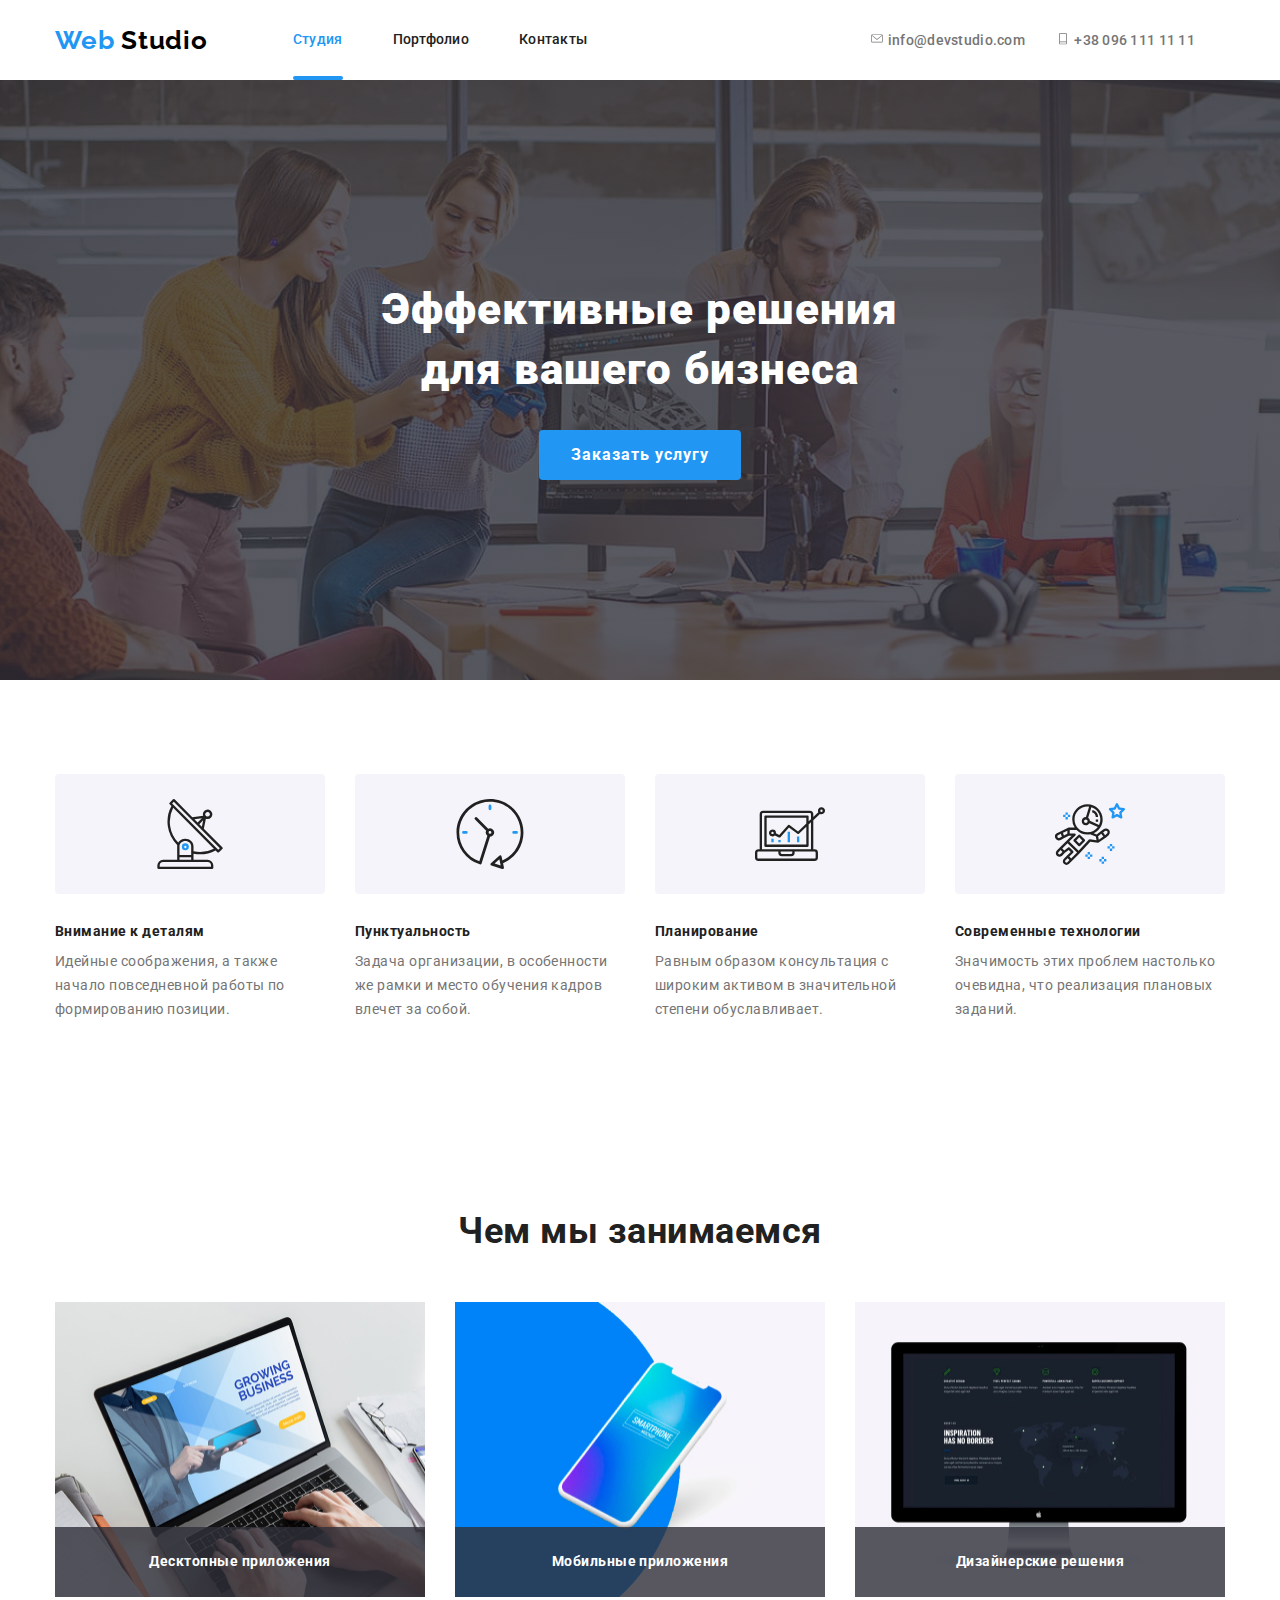
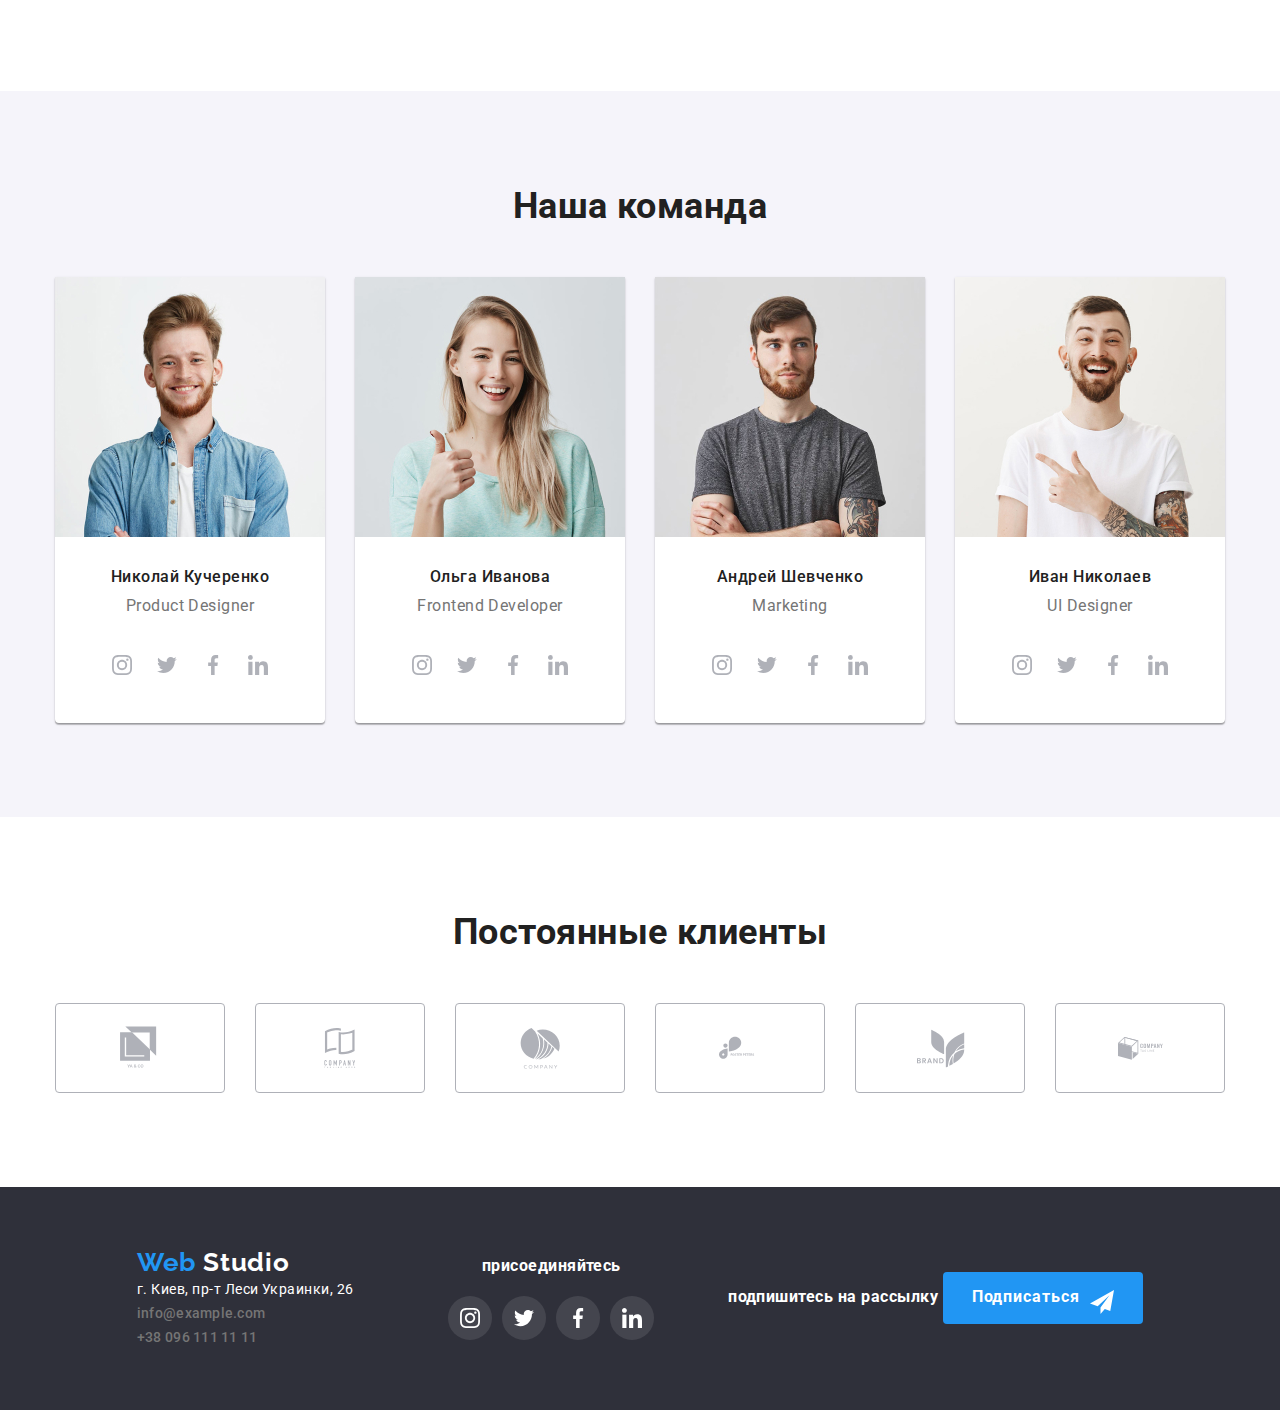
<file: index.html>
<!DOCTYPE html>
<html lang="ru">
<head>
    <meta charset="UTF-8">
    <meta name="viewport" content="width=device-width, initial-scale=1.0">
    <title>Web Studio</title>
    <link href="https://fonts.googleapis.com/css2?family=Raleway:wght@700&family=Roboto:wght@400;500;700;900&display=swap" rel="stylesheet">
    <link rel="stylesheet" href="./css/normalized.css">
    <link rel="stylesheet" href="./css/styles.css">
</head>
<body>
    <!--Шапка-->
    <header class="page-header">
            <div class="container header">
                <nav class="nav">
                    <a href="./index.html" class="logo">
                    <span class="web">Web</span> Studio 
                    </a>

                    <ul class="site-nav">
                        <li class="site-nav-item">
                            <a class="link current" href="" >Студия</a>
                        </li>
                        <li>
                            <a class="link" href="./portfolio.html">Портфолио</a>
                        </li>
                        <li>
                            <a class="link" href="">Контакты</a>
                        </li>
                    </ul>
                </nav>
                <ul class="contacts">
                    <li>
                        <a class="contacts-item" href="mailto:info@devstudio.com">
                            <svg class="link-icon">
                                <use href="./images/sprite.svg#icon-envelope2hover"></use>
                            </svg>
                            info@devstudio.com
                        </a>
                    </li>
                    <li>
                        <a class="contacts-item" href="tel:+380961111111">
                            <svg class="link-icon">
                                <use href="./images/sprite.svg#icon-mobile"></use>
                            </svg>
                            +38 096 111 11 11
                        </a>
                    </li>
                </ul>
            </div>
    </header>
    <main>
        <!--Блок герой-->
        <div class="overlay">
        <section class="hero">
            <h1 class="hero-title">
                Эффективные решения <br> для вашего бизнеса
            </h1>
            <a href="" class="button-hero">Заказать услугу</a>
        </section>
        </div>

        <!--Особенности-->
        <section class="section">
            <div class="container">
                <h2 class="visually-hidden">Особенности</h2>

                <ul class="features-list">
                <li>
                    <div class="feature-icon">
                        <svg>
                            <use href="./images/sprite.svg#icon-antenna"></use>
                        </svg>
                    </div>
                    <h3 class="title">Внимание к деталям</h3>
                    <p class="features-text">Идейные соображения, а также начало повседневной
                    работы по формированию позиции.
                    </p>
                </li>

                <li>
                    <div class="feature-icon">
                        <svg>
                            <use href="./images/sprite.svg#icon-clock"></use>
                        </svg>
                    </div>
                    <h3 class="title">Пунктуальность</h3>
                    <p class="features-text">
                    Задача организации, в особенности же рамки 
                    и место обучения кадров влечет за собой.
                    </p>
                </li>

                <li>
                    <div class="feature-icon">
                        <svg>
                            <use href="./images/sprite.svg#icon-diagram"></use>
                        </svg>
                    </div>
                    <h3 class="title">Планирование</h3>
                    <p class="features-text">Равным образом консультация с широким 
                    активом в значительной степени обуславливает.
                    </p>
                </li>

                <li>
                    <div class="feature-icon">
                        <svg>
                            <use href="./images/sprite.svg#icon-astronaut"></use>
                        </svg>
                    </div>
                    <h3 class="title">Современные технологии</h3>
                    <p class="features-text">Значимость этих проблем настолько очевидна, 
                    что реализация плановых заданий.
                    </p>
                </li>
                </ul>
            </div>
        </section>

        <!--Направления работы-->
        <section class="section">
            <div class="container">
                <h2 class="section-title">Чем мы занимаемся</h2>

                <ul class="work-list">
                    <li>
                        <div class="work-item">
                            <img src="./images/box1.jpg"
                            alt="ноутбук" 
                            width="370"
                            height="295">

                            <h3 class="item-title">Десктопные приложения</h3>
                        </div>
                    </li>
                    <li>
                        <div class="work-item">
                            
                            <img src="./images/box2.jpg" 
                            alt="мобильный"
                            width="370"
                            height="295">
                            <h3 class="item-title">Мобильные приложения</h3>
                        </div>
                    </li>
                    <li>
                        <div class="work-item">
                            
                            <img src="./images/box3.jpg" 
                            alt="компьютер" 
                            width="370" 
                            height="295">
                            <h3 class="item-title">Дизайнерские решения</h3>
                        </div>
                    </li>
                </ul>
            </div>
        </section>
        
        <!--Команда-->
        <section class="section command">
            <div class="container">
                <h2 class="section-title">Наша команда</h2>
         
                <ul class="command-member">
                    <li>
                        <img src="./images/nik.jpg"
                        alt="фотография" 
                        width="270"
                        height="260"> 
                        <h3 class="member">Николай Кучеренко</h3>
                        <p class="function" lang="en">Product Designer</p>
                        <ul class="list-social-link">
                            <li>
                                <a href="" aria-label="Instagram" class="social-item" >
                                    <svg class="social-link">
                                        <use href="./images/sprite.svg#icon-instagram"></use>
                                    </svg>
                                </a>
                            </li>
                            <li>
                                <a href="" aria-label="Twitter" class="social-item">
                                    <svg class="social-link">
                                        <use href="./images/sprite.svg#icon-twitter"></use>
                                    </svg>
                                </a>
                            </li>
                            <li>
                                <a href="" aria-label="Facebook" class="social-item">
                                    <svg class="social-link">
                                        <use href="./images/sprite.svg#icon-facebook"></use>
                                    </svg>
                                </a>
                            </li>
                            <li>
                                <a href="" aria-label="Linkedin" class="social-item">
                                    <svg class="social-link">
                                        <use href="./images/sprite.svg#icon-linkedin"></use>
                                    </svg>
                                </a>
                            </li>
                        </ul>
                    </li>
                    <li>
                        <img src="./images/olga.jpg"
                        alt="фотография" 
                        width="270"
                        height="260">
                        <h3 class="member">Ольга Иванова</h3>
                        <p class="function" lang="en">Frontend Developer</p>
                        <ul class="list-social-link">
                            <li>
                                <a href="" aria-label="Instagram" class="social-item" >
                                    <svg class="social-link">
                                        <use href="./images/sprite.svg#icon-instagram"></use>
                                    </svg>
                                </a>
                            </li>
                            <li>
                                <a href="" aria-label="Twitter" class="social-item">
                                    <svg class="social-link">
                                        <use href="./images/sprite.svg#icon-twitter"></use>
                                    </svg>
                                </a>
                            </li>
                            <li>
                                <a href="" aria-label="Facebook" class="social-item">
                                    <svg class="social-link">
                                        <use href="./images/sprite.svg#icon-facebook"></use>
                                    </svg>
                                </a>
                            </li>
                            <li>
                                <a href="" aria-label="Linkedin" class="social-item">
                                    <svg class="social-link">
                                        <use href="./images/sprite.svg#icon-linkedin"></use>
                                    </svg>
                                </a>
                            </li>
                        </ul>
                    </li>
                    <li>
                        <img src="./images/andrei.jpg"
                        alt="фотография" 
                        width="270"
                        height="260">
                        <h3 class="member">Андрей Шевченко</h3>
                        <p class="function" lang="en">Marketing</p>
                        <ul class="list-social-link">
                            <li>
                                <a href="" aria-label="Instagram" class="social-item" >
                                    <svg class="social-link">
                                        <use href="./images/sprite.svg#icon-instagram"></use>
                                    </svg>
                                </a>
                            </li>
                            <li>
                                <a href="" aria-label="Twitter" class="social-item">
                                    <svg class="social-link">
                                        <use href="./images/sprite.svg#icon-twitter"></use>
                                    </svg>
                                </a>
                            </li>
                            <li>
                                <a href="" aria-label="Facebook" class="social-item">
                                    <svg class="social-link">
                                        <use href="./images/sprite.svg#icon-facebook"></use>
                                    </svg>
                                </a>
                            </li>
                            <li>
                                <a href="" aria-label="Linkedin" class="social-item">
                                    <svg class="social-link">
                                        <use href="./images/sprite.svg#icon-linkedin"></use>
                                    </svg>
                                </a>
                            </li>
                        </ul>
                    </li>
                    <li>
                        <img src="./images/ivan.jpg"
                        alt="фотография" 
                        width="270"
                        height="260">
                        <h3 class="member">Иван Николаев</h3>
                        <p class="function" lang="en">UI Designer</p>
                        <ul class="list-social-link">
                            <li>
                                <a href="" aria-label="Instagram" class="social-item" >
                                    <svg class="social-link">
                                        <use href="./images/sprite.svg#icon-instagram"></use>
                                    </svg>
                                </a>
                            </li>
                            <li>
                                <a href="" aria-label="Twitter" class="social-item">
                                    <svg class="social-link">
                                        <use href="./images/sprite.svg#icon-twitter"></use>
                                    </svg>
                                </a>
                            </li>
                            <li>
                                <a href="" aria-label="Facebook" class="social-item">
                                    <svg class="social-link">
                                        <use href="./images/sprite.svg#icon-facebook"></use>
                                    </svg>
                                </a>
                            </li>
                            <li>
                                <a href="" aria-label="Linkedin" class="social-item">
                                    <svg class="social-link">
                                        <use href="./images/sprite.svg#icon-linkedin"></use>
                                    </svg>
                                </a>
                            </li>
                        </ul>
                    </li>
                </ul>
        </div>
        </section>

        <!--Постоянные клиенты-->
        <section class="section">
            <div class="container">
                <h2 class="section-title">Постоянные клиенты</h2>
                <ul class="list-client">
                    <li>
                        <a href="" aria-label="" class="client">
                            <svg class="client-logo yaco">
                                <use href="./images/sprite.svg#icon-yaco"></use>
                            </svg> 
                        </a>
                    </li>
                    <li>
                        <a href="" aria-label=""  class="client">
                            <svg class="client-logo tagline">
                                <use href="./images/sprite.svg#icon-tagline"></use>
                            </svg> 
                        </a>
                    </li>
                    <li>
                        <a href="" aria-label="" class="client">
                            <svg class="client-logo company">
                                <use href="./images/sprite.svg#icon-company"></use>
                            </svg> 
                        </a>
                    </li>
                    <li>
                        <a href="" aria-label="" class="client">
                            <svg class="client-logo foster">
                                <use href="./images/sprite.svg#icon-foster"></use>
                            </svg> 
                        </a>
                    </li>
                    <li>
                        <a href="" aria-label="" class="client">
                            <svg class="client-logo brand">
                                <use href="./images/sprite.svg#icon-brand"></use>
                            </svg> 
                        </a>
                    </li>
                    <li>
                        <a href="" aria-label="" class="client">
                            <svg class="client-logo tag">
                                <use href="./images/sprite.svg#icon-companytag"></use>
                            </svg> 
                        </a>
                    </li>
                </ul>
            </div>
        </section>
    </main>
    
    <!--Футер-->
    <footer class="footer">
        <div class="container footer">
            <div>
                <a href="./index.html" class="logo">
                    <span class="web">Web</span> 
                    <span class="studio">Studio</span> 
                </a>
                <address class="address">
                    г. Киев, пр-т Леси Украинки, 26
                    <ul class="address item">
                        <li class="contacts footer">
                            <a href="mailto:info@example.com">
                                info@example.com
                            </a>
                        </li>
                        <li class="contacts footer">
                            <a href="tel:+380961111111">
                                +38 096 111 11 11
                            </a>
                        </li>
                    </ul>
                </address>
            </div>
            <div class="join">
                <b class="slogan">присоединяйтесь</b>
                <ul class="list-link">
                    <li>
                        <a href="" class="link-footer instagram" aria-label="Instagram" ></a>
                    </li>
                    <li>
                        <a href="" class="link-footer twitter" aria-label="Twitter"></a>
                    </li>
                    <li>
                        <a href="" class="link-footer facebook" aria-label="Facebook"></a>
                    </li>
                    <li>
                        <a href="" class="link-footer linkedin" aria-label="Linkedin"></a>
                    </li>
                </ul>
            </div>
            <div class="">
                <b class="slogan">подпишитесь на рассылку</b>
                <a href="" class="footer-button" >Подписаться</a>
            </div>
        </div>
    </footer>
</body>

</html>
</file>
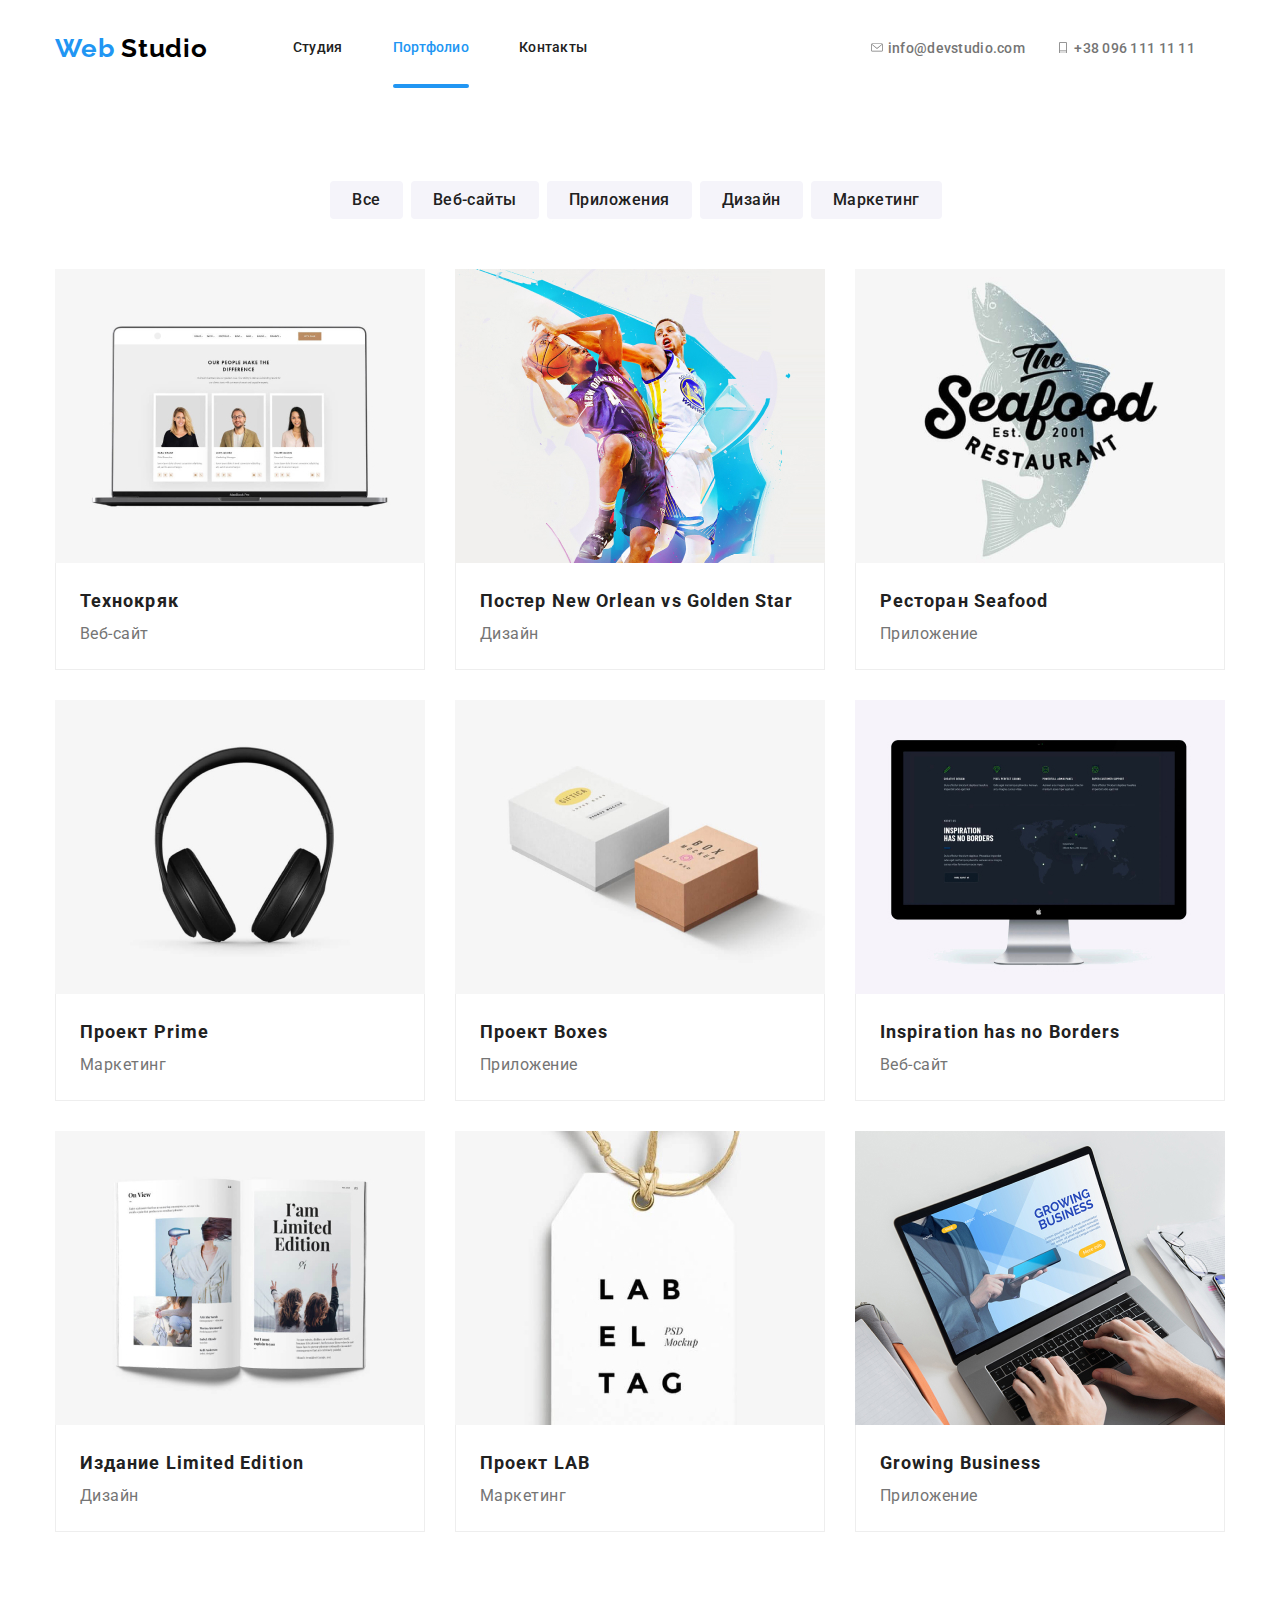
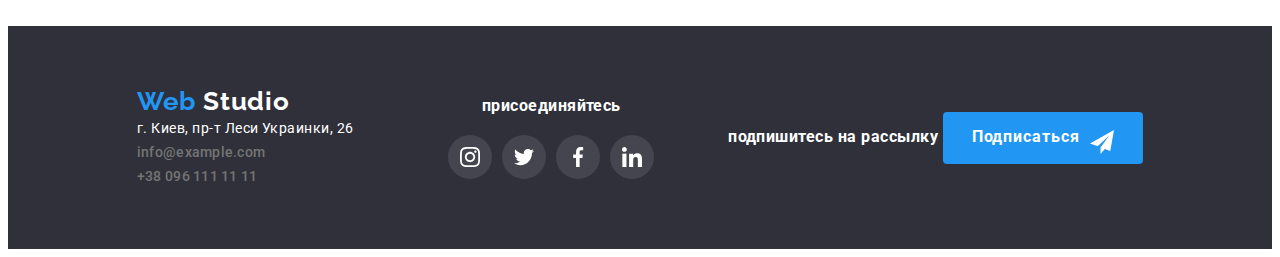
<file: portfolio.html>
<!DOCTYPE html>
<html lang="ru">
<head>
    <meta charset="UTF-8">
    <meta name="viewport" content="width=device-width, initial-scale=1.0">
    <title>Портфолио</title>
    <link href="https://fonts.googleapis.com/css2?family=Raleway:wght@700&family=Roboto:wght@400;500;700;900&display=swap" rel="stylesheet">
    <link rel="stylesheet" href="./css/styles.css">
</head>
<body>
     <!--Шапка-->
     <header class="page-header">
        <div class="container header">
            <nav class="nav">
                <a href="./index.html" class="logo">
                <span class="web">Web</span> Studio 
                </a>

                <ul class="site-nav">
                    <li>
                        <a class="link" href="./index.html" >Студия</a>
                    </li>
                    <li class="site-nav-item">
                        <a class="link current" href="./portfolio.html">Портфолио</a>
                    </li>
                    <li>
                        <a class="link" href="">Контакты</a>
                    </li>
                </ul>
            </nav>
        
            <ul class="contacts">
                <li>
                    <a class="contacts-item" href="mailto:info@devstudio.com">
                        <svg class="link-icon">
                            <use href="./images/sprite.svg#icon-envelope2hover"></use>
                        </svg>
                        info@devstudio.com
                    </a>
                </li>
                <li>
                    <a class="contacts-item" href="tel:+380961111111">
                        <svg class="link-icon">
                            <use href="./images/sprite.svg#icon-mobile"></use>
                        </svg>
                        +38 096 111 11 11
                    </a>
                </li>
            </ul>
        </div>
</header>
    <main>
        <!--Портфолио-->
        <section>
            <div class="container"> 
                <h1 class="visually-hidden" >Портфолио</h1>
                
                <ul class="portfolio-button">
                    <li>
                        <button type="button">Все</button>
                    </li>
                    <li>
                        <button type="button">Веб-сайты</button> 
                    </li>
                    <li>
                        <button type="button">Приложения</button>
                    </li>
                    <li>
                        <button type="button">Дизайн</button>
                    </li>
                    <li>
                        <button type="button">Маркетинг</button>
                    </li>
                </ul>
                
                <ul class="portfolio-list">
                    <li class="portfolio-item">
                        <a class="portfolio-item-link" href="">
                            <div class="box-hover">
                                <div class="portfolio-hover">
                                    <p class="hover">Технокряк это современная площадка распространения 
                                    коронавируса. Компании используют эту платформу для 
                                    цифрового шпионажа и атак на защищённые сервера конкурентов.
                                    </p>
                                </div>
                                
                                <img class="image" src="./images/img1.jpg" alt="технокряк" width="370">
                            </div>
                            <div class="portfolio-border">
                                <h2 class="portfolio-title">Технокряк</h2>
                                <p class="work">Веб-сайт</p>
                            </div>
                        </a>
                    </li>
                    <li class="portfolio-item">
                        <a class="portfolio-item-link" href="">
                            <div class="box-hover">
                                <div class="portfolio-hover">
                                    <p class="hover">Технокряк это современная площадка распространения 
                                    коронавируса. Компании используют эту платформу для 
                                    цифрового шпионажа и атак на защищённые сервера конкурентов.
                                    </p>
                                </div>
                                <img class="image" src="./images/img2.jpg" alt="постер" width="370">
                            </div>
                            <div class="portfolio-border">
                                <h2 class="portfolio-title">Постер New Orlean vs Golden Star</h2>
                                <p class="work">Дизайн</p>
                            </div>
                        </a>
                    </li>
                    <li class="portfolio-item" >
                        <a class="portfolio-item-link" href="">
                            <div class="box-hover">
                                <div class="portfolio-hover">
                                    <p class="hover">Технокряк это современная площадка распространения 
                                    коронавируса. Компании используют эту платформу для 
                                    цифрового шпионажа и атак на защищённые сервера конкурентов.
                                    </p>
                                </div>
                                <img class="image" src="./images/img3.jpg" alt="ресторан" width="370">
                            </div>
                            <div class="portfolio-border">
                                <h2 class="portfolio-title">Ресторан Seafood</h2>
                                <p class="work">Приложение</p>
                            </div>
                        </a>
                    </li>
                    <li class="portfolio-item" >
                        <a class="portfolio-item-link" href="">
                            <div class="box-hover">
                                <div class="portfolio-hover">
                                    <p class="hover">Технокряк это современная площадка распространения 
                                        коронавируса. Компании используют эту платформу для 
                                        цифрового шпионажа и атак на защищённые сервера конкурентов.
                                    </p>
                                </div>
                                <img class="image" src="./images/img4.jpg" alt="проект" width="370">
                            </div>
                            <div class="portfolio-border">
                                <h2 class="portfolio-title">Проект Prime</h2>
                                <p class="work">Маркетинг</p>
                            </div>
                        </a>
                    </li>
                    <li class="portfolio-item" >
                        <a class="portfolio-item-link" href="">
                            <div class="box-hover">
                                <div class="portfolio-hover">
                                    <p class="hover">Технокряк это современная площадка распространения 
                                        коронавируса. Компании используют эту платформу для 
                                        цифрового шпионажа и атак на защищённые сервера конкурентов.
                                    </p>
                                </div>
                                <img class="image" src="./images/img5.jpg" alt="проект" width="370">
                            </div>
                            <div class="portfolio-border">
                                <h2 class="portfolio-title">Проект Boxes</h2>
                                <p class="work">Приложение</p>
                            </div>
                        </a>
                    </li>
                    <li class="portfolio-item" >
                        <a class="portfolio-item-link" href="">
                            <div class="box-hover">
                                <div class="portfolio-hover">
                                    <p class="hover">Технокряк это современная площадка распространения 
                                        коронавируса. Компании используют эту платформу для 
                                        цифрового шпионажа и атак на защищённые сервера конкурентов.
                                    </p>
                                </div>
                                <img class="image" src="./images/img6.jpg" alt="веб-сайт" width="370">
                            </div>
                            <div class="portfolio-border">
                                <h2 class="portfolio-title">Inspiration has no Borders</h2>
                                <p class="work">Веб-сайт</p>
                            </div>
                        </a>
                    </li>
                    <li class="portfolio-item" >
                        <a class="portfolio-item-link" href="">
                            <div class="box-hover">
                                <div class="portfolio-hover">
                                    <p class="hover">Технокряк это современная площадка распространения 
                                        коронавируса. Компании используют эту платформу для 
                                        цифрового шпионажа и атак на защищённые сервера конкурентов.
                                    </p>
                                </div>
                                <img class="image" src="./images/img7.jpg" alt="дизайн издания" width="370">
                            </div>
                            <div class="portfolio-border">
                                <h2 class="portfolio-title">Издание Limited Edition</h2>
                                <p class="work">Дизайн</p>
                            </div>
                        </a>
                    </li>
                    <li class="portfolio-item" >
                        <a class="portfolio-item-link" href="">
                            <div class="box-hover">
                                <div class="portfolio-hover">
                                    <p class="hover">Технокряк это современная площадка распространения 
                                        коронавируса. Компании используют эту платформу для 
                                        цифрового шпионажа и атак на защищённые сервера конкурентов.
                                    </p>
                                </div>
                                <img class="image" src="./images/img8.jpg" alt="проект" width="370">
                            </div>
                            <div class="portfolio-border">
                                <h2 class="portfolio-title">Проект LAB</h2>
                                <p class="work">Маркетинг</p>
                            </div>
                        </a>
                    </li>
                    <li class="portfolio-item" >
                        <a class="portfolio-item-link" href="">
                            <div class="box-hover">
                                <div class="portfolio-hover">
                                    <p class="hover">Технокряк это современная площадка распространения 
                                        коронавируса. Компании используют эту платформу для 
                                        цифрового шпионажа и атак на защищённые сервера конкурентов.
                                    </p>
                                </div>
                                <img class="image" src="./images/img9.jpg" alt="приложение" width="370">
                            </div>
                            <div class="portfolio-border">
                                <h2 class="portfolio-title">Growing Business</h2>
                                <p class="work">Приложение</p>
                            </div>
                        </a>
                    </li>
                </ul>
            </div>
        </section>
    </main>
     <!--Футер-->
     <footer class="footer">
        <div class="container footer">
            <div>
                <a href="./index.html" class="logo">
                    <span class="web">Web</span> 
                    <span class="studio">Studio</span> 
                </a>
                <address class="address">
                    г. Киев, пр-т Леси Украинки, 26
                    <ul class="address item">
                        <li class="contacts footer">
                            <a href="mailto:info@example.com">
                                info@example.com
                            </a>
                        </li>
                        <li class="contacts footer">
                            <a href="tel:+380961111111">
                                +38 096 111 11 11
                            </a>
                        </li>
                    </ul>
                </address>
            </div>
            <div class="join">
                <b class="slogan">присоединяйтесь</b>
                <ul class="list-link">
                    <li>
                        <a href="" class="link-footer instagram" aria-label="Instagram" ></a>
                    </li>
                    <li>
                        <a href="" class="link-footer twitter" aria-label="Twitter"></a>
                    </li>
                    <li>
                        <a href="" class="link-footer facebook" aria-label="Facebook"></a>
                    </li>
                    <li>
                        <a href="" class="link-footer linkedin" aria-label="Linkedin"></a>
                    </li>
                </ul>
            </div>
            <div class="">
                <b class="slogan">подпишитесь на рассылку</b>
                <a href="" class="footer-button" >Подписаться</a>
            </div>
        </div>
    </footer>
</body>
</html>
</file>
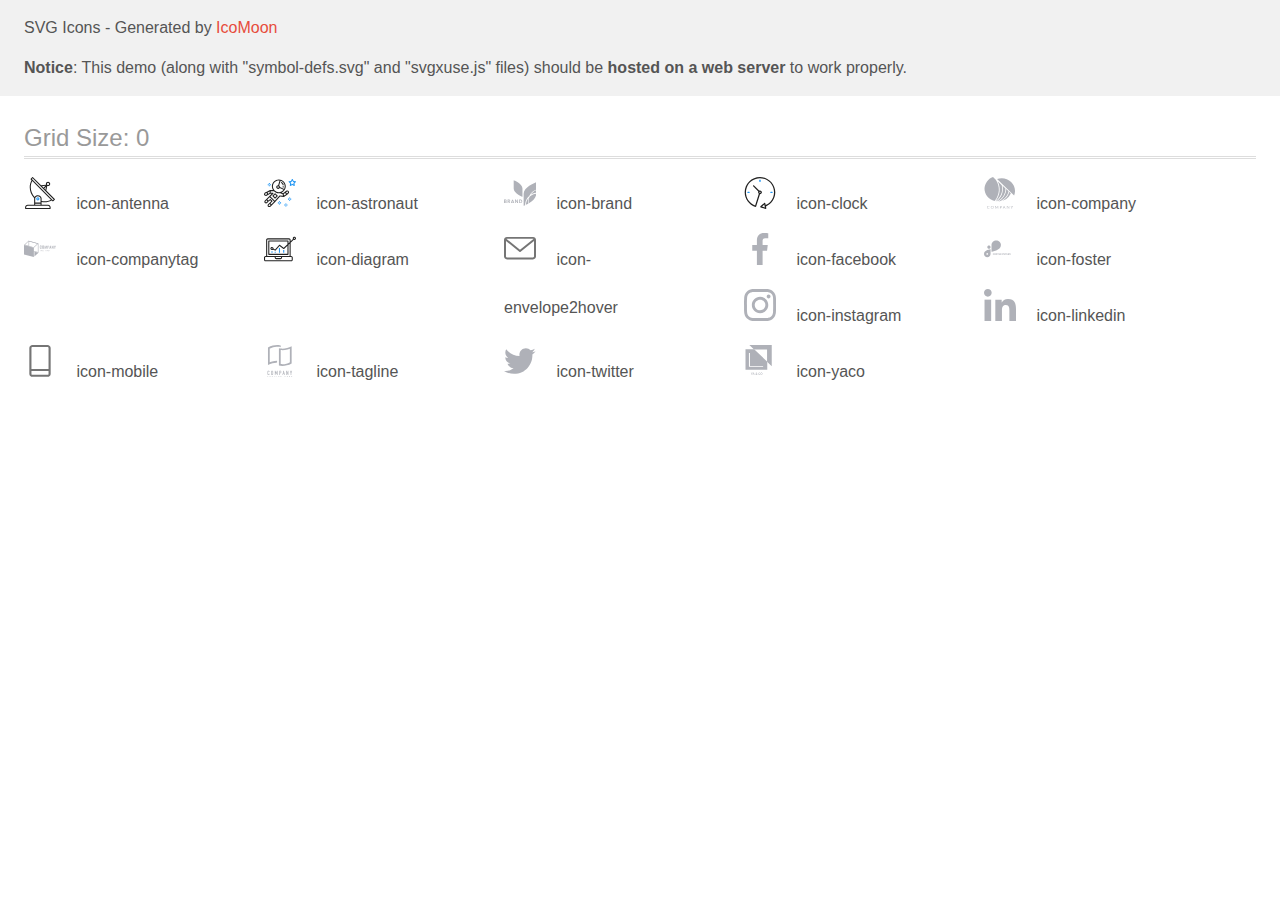
<file: images/Новая папка/demo-external-svg.html>
<!doctype html>
<html>
<head>
    <title>IcoMoon - SVG Icons</title>
    <meta charset="utf-8">
    <meta name="viewport" content="width=device-width, initial-scale=1">
    <link rel="stylesheet" href="demo-files/demo.css">
    <link rel="stylesheet" href="style.css">
</head>
<body>
<header class="bgc1 clearfix">
<div class="mhl">
    <p>SVG Icons - Generated by <a href="https://icomoon.io/app">IcoMoon</a></p><p><strong>Notice</strong>: This demo (along with "symbol-defs.svg" and "svgxuse.js" files) should be <b>hosted on a web server</b> to work properly.</p>
</div>
</header>
    <div class="clearfix mhl ptl">
        <h1 class="mvm mtn fgc1">Grid Size: 0</h1>
        <div class="glyph fs1">
            <div class="clearfix pbs">
                <svg class="icon icon-antenna"><use xlink:href="symbol-defs.svg#icon-antenna"></use></svg><span class="name"> icon-antenna</span>
            </div>
        </div>
        <div class="glyph fs1">
            <div class="clearfix pbs">
                <svg class="icon icon-astronaut"><use xlink:href="symbol-defs.svg#icon-astronaut"></use></svg><span class="name"> icon-astronaut</span>
            </div>
        </div>
        <div class="glyph fs1">
            <div class="clearfix pbs">
                <svg class="icon icon-brand"><use xlink:href="symbol-defs.svg#icon-brand"></use></svg><span class="name"> icon-brand</span>
            </div>
        </div>
        <div class="glyph fs1">
            <div class="clearfix pbs">
                <svg class="icon icon-clock"><use xlink:href="symbol-defs.svg#icon-clock"></use></svg><span class="name"> icon-clock</span>
            </div>
        </div>
        <div class="glyph fs1">
            <div class="clearfix pbs">
                <svg class="icon icon-company"><use xlink:href="symbol-defs.svg#icon-company"></use></svg><span class="name"> icon-company</span>
            </div>
        </div>
        <div class="glyph fs1">
            <div class="clearfix pbs">
                <svg class="icon icon-companytag"><use xlink:href="symbol-defs.svg#icon-companytag"></use></svg><span class="name"> icon-companytag</span>
            </div>
        </div>
        <div class="glyph fs1">
            <div class="clearfix pbs">
                <svg class="icon icon-diagram"><use xlink:href="symbol-defs.svg#icon-diagram"></use></svg><span class="name"> icon-diagram</span>
            </div>
        </div>
        <div class="glyph fs1">
            <div class="clearfix pbs">
                <svg class="icon icon-envelope2hover"><use xlink:href="symbol-defs.svg#icon-envelope2hover"></use></svg><span class="name"> icon-envelope2hover</span>
            </div>
        </div>
        <div class="glyph fs1">
            <div class="clearfix pbs">
                <svg class="icon icon-facebook"><use xlink:href="symbol-defs.svg#icon-facebook"></use></svg><span class="name"> icon-facebook</span>
            </div>
        </div>
        <div class="glyph fs1">
            <div class="clearfix pbs">
                <svg class="icon icon-foster"><use xlink:href="symbol-defs.svg#icon-foster"></use></svg><span class="name"> icon-foster</span>
            </div>
        </div>
        <div class="glyph fs1">
            <div class="clearfix pbs">
                <svg class="icon icon-instagram"><use xlink:href="symbol-defs.svg#icon-instagram"></use></svg><span class="name"> icon-instagram</span>
            </div>
        </div>
        <div class="glyph fs1">
            <div class="clearfix pbs">
                <svg class="icon icon-linkedin"><use xlink:href="symbol-defs.svg#icon-linkedin"></use></svg><span class="name"> icon-linkedin</span>
            </div>
        </div>
        <div class="glyph fs1">
            <div class="clearfix pbs">
                <svg class="icon icon-mobile"><use xlink:href="symbol-defs.svg#icon-mobile"></use></svg><span class="name"> icon-mobile</span>
            </div>
        </div>
        <div class="glyph fs1">
            <div class="clearfix pbs">
                <svg class="icon icon-tagline"><use xlink:href="symbol-defs.svg#icon-tagline"></use></svg><span class="name"> icon-tagline</span>
            </div>
        </div>
        <div class="glyph fs1">
            <div class="clearfix pbs">
                <svg class="icon icon-twitter"><use xlink:href="symbol-defs.svg#icon-twitter"></use></svg><span class="name"> icon-twitter</span>
            </div>
        </div>
        <div class="glyph fs1">
            <div class="clearfix pbs">
                <svg class="icon icon-yaco"><use xlink:href="symbol-defs.svg#icon-yaco"></use></svg><span class="name"> icon-yaco</span>
            </div>
        </div>
  </div>
<script defer src="svgxuse.js"></script>
</body>
</html>
</file>
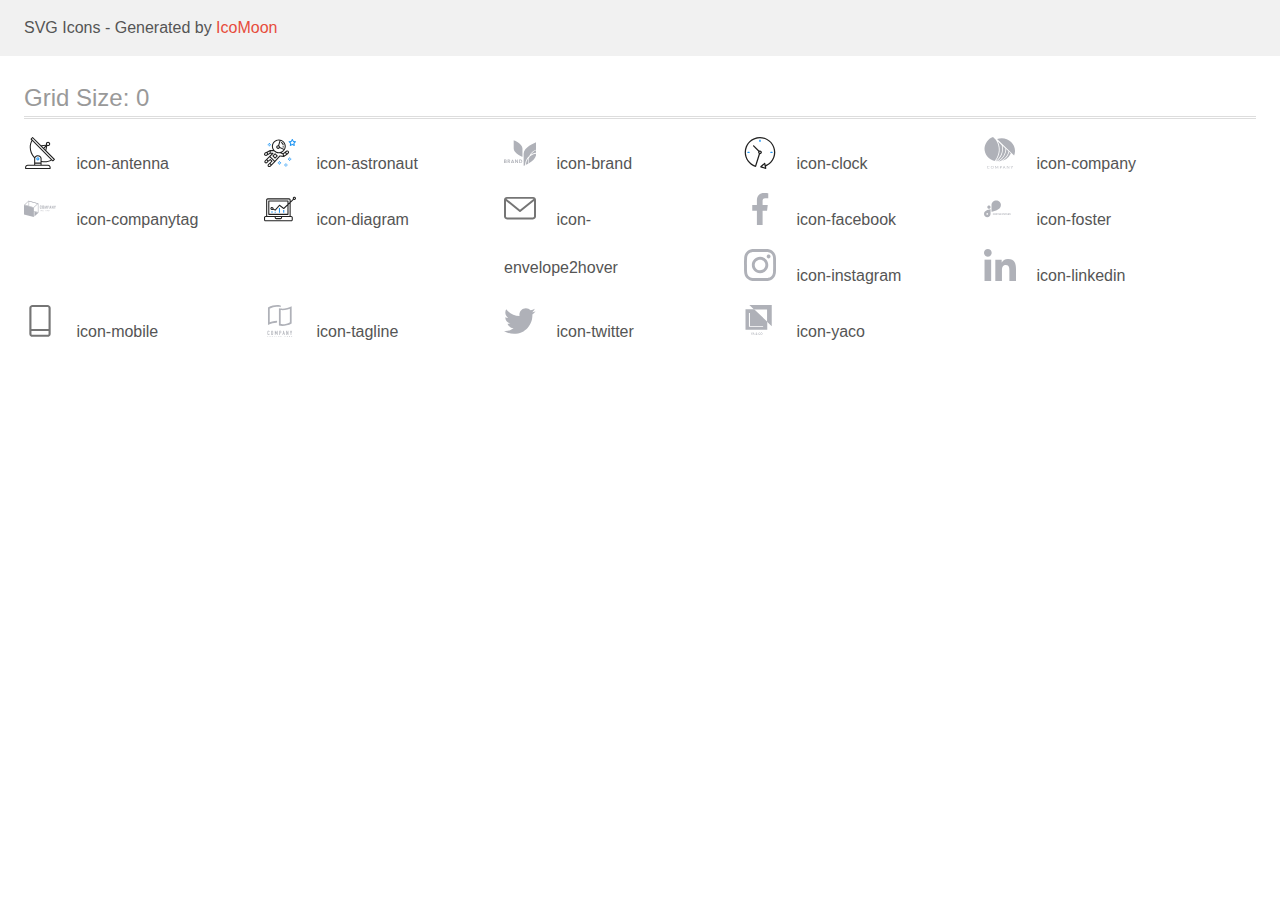
<file: images/Новая папка/demo.html>
<!doctype html>
<html>
<head>
    <title>IcoMoon - SVG Icons</title>
    <meta charset="utf-8">
    <meta name="viewport" content="width=device-width, initial-scale=1">
    <link rel="stylesheet" href="demo-files/demo.css">
    <link rel="stylesheet" href="style.css">
</head>
<body>
<svg aria-hidden="true" style="position: absolute; width: 0; height: 0; overflow: hidden;" version="1.1" xmlns="http://www.w3.org/2000/svg" xmlns:xlink="http://www.w3.org/1999/xlink">
<defs>
<symbol id="icon-antenna" viewBox="0 0 32 32">
<path fill="#212121" style="fill: var(--color1, #212121)" d="M30.773 22.098l-8.443-8.505 0.937-4.615c0.242 0.094 0.499 0.144 0.758 0.146h0.006c1.192 0.014 2.17-0.941 2.184-2.133s-0.941-2.17-2.133-2.184c-1.192-0.014-2.17 0.941-2.184 2.133-0.003 0.255 0.039 0.509 0.125 0.749l-4.96 0.605-8.091-8.133c-0.099-0.101-0.235-0.159-0.377-0.16-0.14 0.001-0.274 0.056-0.373 0.155l-1.513 1.504c-0.208 0.208-0.208 0.546 0 0.754l0.814 0.826c-3.153 5.798-2.129 12.978 2.519 17.663 0.043 0.041 0.092 0.074 0.146 0.098-0.034 0.18-0.051 0.364-0.052 0.547v6.187h-6.4c-1.472 0.002-2.665 1.195-2.667 2.667v1.067c0 0.295 0.239 0.533 0.533 0.533h24.533c0.295 0 0.533-0.239 0.533-0.533v-1.067c-0.002-1.472-1.195-2.665-2.667-2.667h-6.4v-2.742c1.003 0.21 2.024 0.317 3.049 0.32 2.458-0.003 4.877-0.615 7.040-1.783l0.818 0.823c0.099 0.101 0.235 0.159 0.377 0.16 0.14-0.001 0.274-0.056 0.373-0.155l1.513-1.504c0.208-0.208 0.208-0.546 0-0.754zM23.28 6.233c0.418-0.415 1.093-0.414 1.508 0.004s0.414 1.093-0.004 1.508c-0.2 0.199-0.47 0.31-0.752 0.31h-0.003c-0.589-0.003-1.064-0.483-1.061-1.072 0.002-0.282 0.115-0.552 0.314-0.751h-0.002zM22.024 9.738l-0.598 2.946-1.175-1.182 1.774-1.763zM21.419 8.836l-1.92 1.909-1.485-1.493 3.405-0.415zM24.004 28.8c0.884 0 1.6 0.716 1.6 1.6v0.533h-23.467v-0.533c0-0.884 0.716-1.6 1.6-1.6h20.267zM16.537 26.667v1.067h-5.333v-1.067h5.333zM11.204 25.6v-4.053c0-1.294 1.196-2.347 2.667-2.347s2.667 1.053 2.667 2.347v4.053h-5.333zM17.604 23.904v-2.357c0-1.882-1.675-3.413-3.733-3.413-1.331-0.020-2.576 0.657-3.281 1.786-4.058-4.274-4.971-10.645-2.279-15.887l18.602 18.708c-2.872 1.461-6.165 1.873-9.309 1.163zM28.893 23.22l-21.057-21.181 0.755-0.752 7.935 7.98c0.004 0 0.006 0.007 0.010 0.010l13.115 13.191-0.757 0.752z"></path>
<path fill="#2196f3" style="fill: var(--color2, #2196f3)" d="M13.876 20.267h-0.005c-0.884-0.001-1.601 0.714-1.602 1.598s0.714 1.601 1.598 1.602h0.005c0.884 0.001 1.601-0.714 1.602-1.598s-0.714-1.601-1.598-1.602zM14.249 22.245c-0.1 0.1-0.236 0.156-0.378 0.155-0.295-0.002-0.532-0.241-0.531-0.536 0.001-0.141 0.057-0.276 0.157-0.375s0.233-0.154 0.373-0.155c0.295 0.002 0.532 0.241 0.53 0.536-0.001 0.141-0.057 0.276-0.157 0.375h0.005z"></path>
</symbol>
<symbol id="icon-astronaut" viewBox="0 0 32 32">
<path fill="#2196f3" style="fill: var(--color2, #2196f3)" d="M31.974 4.524c-0.063-0.193-0.229-0.333-0.43-0.363l-1.91-0.278-0.855-1.731c-0.179-0.365-0.777-0.365-0.956 0l-0.855 1.731-1.91 0.278c-0.201 0.029-0.367 0.17-0.431 0.363-0.062 0.193-0.011 0.405 0.135 0.547l1.383 1.348-0.326 1.903c-0.034 0.2 0.048 0.402 0.212 0.522 0.166 0.121 0.382 0.135 0.562 0.040l1.709-0.899 1.709 0.899c0.078 0.041 0.164 0.061 0.249 0.061 0.11 0 0.221-0.034 0.314-0.102 0.164-0.119 0.246-0.322 0.212-0.522l-0.326-1.903 1.383-1.348c0.145-0.142 0.197-0.354 0.135-0.547zM29.511 5.851c-0.125 0.122-0.183 0.299-0.153 0.472l0.191 1.114-1-0.526c-0.078-0.041-0.163-0.061-0.249-0.061s-0.17 0.020-0.249 0.061l-1.001 0.526 0.191-1.114c0.030-0.173-0.028-0.349-0.153-0.472l-0.81-0.789 1.119-0.163c0.174-0.025 0.324-0.134 0.402-0.292l0.5-1.013 0.5 1.013c0.078 0.157 0.228 0.267 0.402 0.292l1.119 0.163-0.809 0.789z"></path>
<path fill="#2196f3" style="fill: var(--color2, #2196f3)" d="M26.133 20.522h-1.067v1.067h1.067v-1.067z"></path>
<path fill="#2196f3" style="fill: var(--color2, #2196f3)" d="M26.133 22.656h-1.067v1.067h1.067v-1.067z"></path>
<path fill="#2196f3" style="fill: var(--color2, #2196f3)" d="M27.2 21.589h-1.067v1.067h1.067v-1.067z"></path>
<path fill="#2196f3" style="fill: var(--color2, #2196f3)" d="M25.067 21.589h-1.067v1.067h1.067v-1.067z"></path>
<path fill="#2196f3" style="fill: var(--color2, #2196f3)" d="M22.4 26.389h-1.067v1.067h1.067v-1.067z"></path>
<path fill="#2196f3" style="fill: var(--color2, #2196f3)" d="M22.4 28.522h-1.067v1.067h1.067v-1.067z"></path>
<path fill="#2196f3" style="fill: var(--color2, #2196f3)" d="M23.467 27.456h-1.067v1.067h1.067v-1.067z"></path>
<path fill="#2196f3" style="fill: var(--color2, #2196f3)" d="M21.333 27.456h-1.067v1.067h1.067v-1.067z"></path>
<path fill="#2196f3" style="fill: var(--color2, #2196f3)" d="M16 24.256h-1.067v1.067h1.067v-1.067z"></path>
<path fill="#2196f3" style="fill: var(--color2, #2196f3)" d="M16 26.389h-1.067v1.067h1.067v-1.067z"></path>
<path fill="#2196f3" style="fill: var(--color2, #2196f3)" d="M17.067 25.322h-1.067v1.067h1.067v-1.067z"></path>
<path fill="#2196f3" style="fill: var(--color2, #2196f3)" d="M14.933 25.322h-1.067v1.067h1.067v-1.067z"></path>
<path fill="#2196f3" style="fill: var(--color2, #2196f3)" d="M5.866 6.122h-1.067v1.067h1.067v-1.067z"></path>
<path fill="#2196f3" style="fill: var(--color2, #2196f3)" d="M5.866 8.255h-1.067v1.067h1.067v-1.067z"></path>
<path fill="#2196f3" style="fill: var(--color2, #2196f3)" d="M6.933 7.189h-1.067v1.067h1.067v-1.067z"></path>
<path fill="#2196f3" style="fill: var(--color2, #2196f3)" d="M4.8 7.189h-1.067v1.067h1.067v-1.067z"></path>
<path fill="#212121" style="fill: var(--color1, #212121)" d="M24.715 14.159c-0.287-0.388-0.709-0.637-1.188-0.705-0.481-0.068-0.956 0.058-1.34 0.352l-1.252 0.96-1.898 1.417-1.358-0.541c2.421-1.086 4.114-3.508 4.114-6.32 0-3.823-3.123-6.933-6.961-6.933s-6.961 3.11-6.961 6.933c0 1.386 0.414 2.674 1.12 3.758l-2.764-0.024c-0.002 0-0.003 0-0.005 0-0.009 0-0.015 0.004-0.023 0.005-0.053 0.002-0.105 0.013-0.155 0.031-0.013 0.005-0.026 0.008-0.038 0.013-0.006 0.003-0.013 0.003-0.019 0.006l-3.233 1.596c-0.001 0-0.001 0-0.001 0.001l-1.893 0.911c-0.021 0.009-0.042 0.021-0.063 0.035-0.755 0.502-1.012 1.489-0.598 2.295 0.22 0.429 0.595 0.745 1.056 0.889 0.178 0.055 0.359 0.083 0.539 0.083 0.29 0 0.577-0.071 0.839-0.211l1.388-0.738 2.264-1.169 1.357-0.008-5.442 5.416c-0.001 0.001-0.001 0.001-0.002 0.001l-1.339 1.333c-0.316 0.315-0.49 0.732-0.49 1.178s0.174 0.863 0.49 1.179c0.325 0.323 0.752 0.485 1.179 0.485s0.854-0.162 1.18-0.485l1.314-1.309 1.741-1.3 0.901 0.897-1.762 1.754c-0 0.001-0.001 0.001-0.002 0.001l-1.339 1.333c-0.316 0.315-0.49 0.732-0.49 1.178s0.174 0.863 0.49 1.179c0.325 0.323 0.753 0.485 1.18 0.485s0.855-0.162 1.18-0.485l3.482-3.467c0.001-0.001 0.001-0.001 0.001-0.002l1.010-1-0.004-0.004c0.006-0.006 0.015-0.009 0.022-0.015l5.166-5.658 3.471 0.494c0.025 0.004 0.050 0.005 0.075 0.005 0.065 0 0.127-0.015 0.187-0.038 0.018-0.006 0.033-0.015 0.050-0.023 0.019-0.010 0.039-0.015 0.058-0.027l3.213-2.133c0.012-0.008 0.018-0.021 0.029-0.029 0.013-0.010 0.029-0.014 0.041-0.026l1.271-1.191c0.662-0.62 0.753-1.635 0.212-2.362zM2.13 17.77c-0.173 0.093-0.37 0.111-0.558 0.052-0.187-0.058-0.338-0.186-0.427-0.358-0.161-0.314-0.068-0.696 0.214-0.902l1.314-0.632 0.449 1.312-0.992 0.527zM5.628 15.942l-1.548 0.8-0.439-1.283 2.027-1.001-0.040 1.484zM20.727 9.322c0 0.918-0.219 1.785-0.599 2.559l-4.181-1.899c-0.044-0.573-0.341-1.075-0.788-1.388l1.464-4.86c2.378 0.756 4.105 2.974 4.105 5.588zM8.938 9.322c0-3.235 2.644-5.867 5.894-5.867 0.253 0 0.5 0.021 0.745 0.052l-1.432 4.754c-0.019-0.001-0.037-0.006-0.057-0.006-1.033 0-1.873 0.837-1.873 1.867s0.84 1.867 1.873 1.867c0.694 0 1.294-0.383 1.618-0.945l3.862 1.755c-1.075 1.446-2.795 2.39-4.737 2.39-3.25 0-5.894-2.632-5.894-5.867zM14.894 10.122c0 0.441-0.362 0.8-0.806 0.8s-0.806-0.359-0.806-0.8c0-0.441 0.362-0.8 0.806-0.8s0.806 0.359 0.806 0.8zM2.465 25.146c-0.236 0.234-0.619 0.234-0.854 0.001-0.114-0.114-0.176-0.263-0.176-0.423s0.062-0.309 0.176-0.421l0.962-0.958 0.851 0.848-0.959 0.955zM5.679 28.88c-0.236 0.234-0.619 0.235-0.855 0.001-0.114-0.114-0.176-0.263-0.176-0.423s0.062-0.309 0.176-0.421l0.963-0.959 0.852 0.848-0.96 0.955zM9.16 25.411c-0.001 0-0.001 0-0.002 0.001l-1.765 1.76-0.852-0.848 1.763-1.755c0 0 0 0 0-0s0.001-0.001 0.002-0.001c0.040-0.040 0.065-0.088 0.090-0.135 0.007-0.014 0.020-0.026 0.026-0.040 0.017-0.041 0.019-0.085 0.026-0.129 0.003-0.025 0.014-0.047 0.014-0.073 0-0.036-0.013-0.070-0.020-0.106-0.006-0.032-0.006-0.065-0.019-0.095-0.020-0.050-0.055-0.094-0.091-0.138-0.010-0.012-0.014-0.027-0.025-0.038 0 0 0 0-0.001 0s-0.001-0.002-0.001-0.002l-1.607-1.6c-0.017-0.017-0.039-0.024-0.058-0.038-0.028-0.022-0.055-0.042-0.087-0.058-0.030-0.015-0.061-0.024-0.093-0.033-0.034-0.010-0.067-0.017-0.103-0.020-0.033-0.002-0.063 0.001-0.095 0.005-0.036 0.004-0.069 0.009-0.104 0.020-0.034 0.011-0.063 0.027-0.094 0.045-0.020 0.011-0.042 0.015-0.061 0.029l-1.773 1.324-0.901-0.897 2.399-2.386 4.361 4.289-0.928 0.919zM15.979 18.394c-0.015-0.002-0.030 0.004-0.045 0.003-0.039-0.002-0.076 0.001-0.115 0.007-0.030 0.005-0.059 0.011-0.088 0.021-0.034 0.012-0.065 0.028-0.097 0.047-0.030 0.018-0.057 0.037-0.083 0.061-0.013 0.011-0.028 0.017-0.040 0.029l-4.698 5.146-4.328-4.257 2.833-2.818c0.209-0.208 0.21-0.546 0.002-0.755-0.105-0.105-0.243-0.157-0.381-0.156v-0.001l-2.219 0.013 0.028-1.607 3.104 0.027c1.265 1.294 3.029 2.101 4.981 2.101 0.437 0 0.864-0.045 1.279-0.123 0.040 0.032 0.079 0.065 0.13 0.085l2.41 0.96 0.152 0.758 0.178 0.885-3.003-0.427zM20.020 18.572l-0.313-1.558 1.446-1.080 0.947 1.257-2.080 1.381zM23.774 15.741l-0.838 0.785-0.931-1.236 0.831-0.637c0.155-0.119 0.351-0.168 0.543-0.143 0.193 0.027 0.364 0.128 0.48 0.284 0.217 0.292 0.18 0.699-0.085 0.947z"></path>
<path fill="#212121" style="fill: var(--color1, #212121)" d="M13.602 18.544l-2.143-2.133c-0.207-0.207-0.545-0.207-0.753 0l-2.142 2.133c-0.1 0.101-0.157 0.236-0.157 0.378s0.056 0.278 0.157 0.378l2.142 2.133c0.104 0.103 0.241 0.155 0.377 0.155s0.273-0.052 0.376-0.155l2.143-2.133c0.1-0.1 0.157-0.236 0.157-0.378s-0.057-0.278-0.157-0.378zM11.083 20.303l-1.387-1.381 1.387-1.381 1.387 1.381-1.387 1.381z"></path>
<path fill="#212121" style="fill: var(--color1, #212121)" d="M17.164 5.071l-0.258 1.036c0.071 0.018 1.738 0.452 1.738 2.149h1.067c-0-2.017-1.666-2.965-2.547-3.185z"></path>
<path fill="#212121" style="fill: var(--color1, #212121)" d="M19.711 9.322h-1.067v1.067h1.067v-1.067z"></path>
</symbol>
<symbol id="icon-brand" viewBox="0 0 32 32">
<path fill="#afb1b8" style="fill: var(--color3, #afb1b8)" d="M2.444 24.594c0.125 0.156 0.192 0.35 0.189 0.55 0.006 0.13-0.017 0.261-0.067 0.381s-0.127 0.228-0.225 0.314c-0.243 0.185-0.545 0.274-0.849 0.254h-1.492v-3.489h1.462c0.289-0.019 0.574 0.062 0.81 0.232 0.094 0.079 0.169 0.179 0.218 0.293s0.071 0.237 0.065 0.36c0.009 0.193-0.052 0.382-0.17 0.534-0.114 0.138-0.27 0.234-0.445 0.273 0.198 0.036 0.377 0.142 0.504 0.298zM0.694 24.067h0.625c0.142 0.010 0.283-0.030 0.397-0.116 0.047-0.042 0.083-0.095 0.106-0.154s0.033-0.122 0.027-0.186c0.005-0.063-0.005-0.126-0.028-0.186s-0.058-0.112-0.104-0.155c-0.118-0.088-0.263-0.13-0.409-0.118h-0.614v0.915zM1.778 25.405c0.050-0.044 0.090-0.098 0.115-0.16s0.037-0.128 0.033-0.194c0.004-0.067-0.008-0.134-0.034-0.197s-0.066-0.118-0.117-0.162c-0.122-0.091-0.273-0.136-0.424-0.126h-0.655v0.959h0.664c0.15 0.009 0.298-0.034 0.419-0.121z"></path>
<path fill="#afb1b8" style="fill: var(--color3, #afb1b8)" d="M5.432 26.094l-0.813-1.363h-0.306v1.363h-0.699v-3.489h1.324c0.334-0.023 0.664 0.082 0.922 0.297 0.185 0.19 0.297 0.439 0.314 0.703s-0.058 0.527-0.216 0.74c-0.163 0.188-0.386 0.314-0.631 0.354l0.866 1.394h-0.761zM4.313 24.254h0.572c0.398 0 0.596-0.176 0.596-0.528 0.004-0.072-0.006-0.144-0.032-0.211s-0.064-0.129-0.114-0.181c-0.126-0.105-0.287-0.156-0.45-0.142h-0.579l0.006 1.062z"></path>
<path fill="#afb1b8" style="fill: var(--color3, #afb1b8)" d="M9.254 25.391h-1.394l-0.246 0.702h-0.734l1.28-3.45h0.793l1.275 3.45h-0.734l-0.241-0.702zM9.068 24.863l-0.51-1.473-0.51 1.473h1.018z"></path>
<path fill="#afb1b8" style="fill: var(--color3, #afb1b8)" d="M14.040 26.094h-0.694l-1.557-2.372v2.372h-0.693v-3.489h0.693l1.557 2.386v-2.386h0.694v3.489z"></path>
<path fill="#afb1b8" style="fill: var(--color3, #afb1b8)" d="M18.002 25.258c-0.143 0.263-0.362 0.478-0.628 0.615-0.302 0.154-0.638 0.229-0.976 0.22h-1.236v-3.489h1.236c0.338-0.009 0.673 0.065 0.976 0.214 0.266 0.134 0.485 0.346 0.628 0.609 0.143 0.284 0.218 0.598 0.218 0.915s-0.074 0.631-0.218 0.915zM17.207 25.175c0.198-0.232 0.307-0.527 0.307-0.833s-0.109-0.601-0.307-0.833c-0.239-0.21-0.552-0.317-0.869-0.297h-0.482v2.258h0.482c0.318 0.020 0.63-0.086 0.869-0.297z"></path>
<path fill="#afb1b8" style="fill: var(--color3, #afb1b8)" d="M9.689 3.2c0 0 8.961 3.397 8.77 8.312v8.314c0 0-8.954-3.398-8.767-8.314l-0.003-8.312z"></path>
<path fill="#afb1b8" style="fill: var(--color3, #afb1b8)" d="M26.443 17.879c1.692-1.17 3.65-1.894 5.694-2.106v-2.602c-2.354 0.911-4.352 2.563-5.694 4.709z"></path>
<path fill="#afb1b8" style="fill: var(--color3, #afb1b8)" d="M25.426 18.663c1.385-2.8 3.786-4.962 6.71-6.038v-7.499c0 0-12.762 4.838-12.491 11.838v11.836c0 0 0.569-0.217 1.463-0.622 0-0.378 0-0.76 0.041-1.143 0.264-3.25 1.802-6.261 4.278-8.371z"></path>
<path fill="#afb1b8" style="fill: var(--color3, #afb1b8)" d="M24.213 23.060c0.067-0.821 0.217-1.633 0.446-2.423-1.541 1.823-2.474 4.085-2.668 6.468-0.018 0.225-0.029 0.45-0.034 0.682 0.725-0.35 1.569-0.786 2.454-1.298-0.226-1.127-0.293-2.281-0.198-3.427z"></path>
<path fill="#afb1b8" style="fill: var(--color3, #afb1b8)" d="M24.72 23.102c-0.085 1.037-0.032 2.081 0.158 3.103 3.486-2.094 7.404-5.331 7.253-9.242v-0.341c-2.491 0.28-4.822 1.373-6.634 3.112-0.424 1.078-0.686 2.213-0.778 3.368z"></path>
</symbol>
<symbol id="icon-clock" viewBox="0 0 32 32">
<path fill="#212121" style="fill: var(--color1, #212121)" d="M31.297 15.301c-0.002-8.452-6.855-15.303-15.308-15.301s-15.303 6.855-15.301 15.308c0.001 6.658 4.307 12.551 10.649 14.576 0.061 0.019 0.124 0.029 0.187 0.029 0.121-0 0.239-0.032 0.342-0.094 0.135-0.080 0.236-0.207 0.283-0.356l3.865-12.25c1.057-0.005 1.909-0.866 1.903-1.923s-0.866-1.909-1.923-1.903c-0.284 0.001-0.565 0.067-0.82 0.191l-5.106-5.107c-0.253-0.245-0.657-0.238-0.902 0.016-0.239 0.247-0.239 0.639 0 0.886l5.103 5.109c-0.392 0.799-0.168 1.764 0.536 2.309l-3.683 11.673c-7.278-2.681-11.004-10.754-8.323-18.032s10.754-11.004 18.032-8.323 11.004 10.754 8.323 18.032c-1.31 3.556-4.001 6.431-7.462 7.973l-0.398-1.874c-0.073-0.344-0.411-0.565-0.756-0.492-0.109 0.023-0.209 0.074-0.292 0.148l-3.837 3.426c-0.263 0.234-0.287 0.637-0.052 0.9 0.076 0.085 0.174 0.149 0.283 0.184l4.899 1.563c0.335 0.108 0.694-0.077 0.802-0.412 0.034-0.106 0.040-0.219 0.017-0.328l-0.391-1.839c5.664-2.388 9.342-7.942 9.329-14.089zM15.992 14.664c0.352 0 0.638 0.286 0.638 0.638s-0.286 0.638-0.638 0.638c-0.352 0-0.638-0.285-0.638-0.638s0.285-0.638 0.638-0.638zM18.093 29.528l2.184-1.948 0.603 2.84-2.787-0.892z"></path>
<path fill="#2196f3" style="fill: var(--color2, #2196f3)" d="M15.354 3.185v1.275c0 0.352 0.285 0.638 0.638 0.638s0.638-0.285 0.638-0.638v-1.275c0-0.352-0.286-0.638-0.638-0.638s-0.638 0.286-0.638 0.638z"></path>
<path fill="#2196f3" style="fill: var(--color2, #2196f3)" d="M3.876 14.664c-0.352 0-0.638 0.286-0.638 0.638s0.285 0.638 0.638 0.638h1.275c0.352 0 0.638-0.285 0.638-0.638s-0.285-0.638-0.638-0.638h-1.275z"></path>
<path fill="#2196f3" style="fill: var(--color2, #2196f3)" d="M28.108 15.939c0.352 0 0.638-0.285 0.638-0.638s-0.285-0.638-0.638-0.638h-1.275c-0.352 0-0.638 0.286-0.638 0.638s0.286 0.638 0.638 0.638h1.275z"></path>
</symbol>
<symbol id="icon-company" viewBox="0 0 32 32">
<path fill="#afb1b8" style="fill: var(--color3, #afb1b8)" d="M5.222 31.103c0.011 0 0.022 0.003 0.032 0.007s0.019 0.011 0.027 0.018l0.153 0.161c-0.119 0.13-0.266 0.234-0.431 0.305-0.193 0.077-0.401 0.115-0.611 0.109-0.197 0.004-0.392-0.031-0.574-0.102-0.164-0.065-0.312-0.164-0.433-0.288-0.123-0.129-0.218-0.28-0.279-0.445-0.067-0.184-0.1-0.377-0.098-0.571-0.003-0.195 0.033-0.39 0.105-0.573 0.067-0.166 0.168-0.317 0.297-0.445 0.131-0.126 0.287-0.224 0.459-0.29 0.189-0.070 0.389-0.104 0.591-0.102 0.188-0.004 0.375 0.027 0.549 0.093 0.152 0.063 0.291 0.15 0.412 0.257l-0.128 0.171c-0.009 0.012-0.020 0.023-0.033 0.031-0.015 0.010-0.033 0.014-0.052 0.013-0.020-0.001-0.039-0.008-0.056-0.018l-0.069-0.046-0.096-0.058c-0.041-0.022-0.084-0.041-0.128-0.057-0.057-0.019-0.115-0.035-0.174-0.046-0.075-0.013-0.151-0.019-0.228-0.018-0.146-0.002-0.29 0.024-0.425 0.077-0.126 0.048-0.239 0.122-0.333 0.215-0.095 0.099-0.169 0.216-0.216 0.343-0.054 0.145-0.080 0.298-0.078 0.452-0.002 0.156 0.024 0.312 0.078 0.46 0.047 0.126 0.119 0.242 0.212 0.341 0.088 0.093 0.196 0.165 0.318 0.212 0.125 0.049 0.259 0.074 0.394 0.073 0.078 0.001 0.156-0.004 0.234-0.015 0.126-0.015 0.247-0.056 0.354-0.122 0.054-0.034 0.104-0.072 0.151-0.113 0.020-0.018 0.046-0.028 0.073-0.029z"></path>
<path fill="#afb1b8" style="fill: var(--color3, #afb1b8)" d="M9.644 30.296c0.002 0.194-0.033 0.386-0.103 0.567-0.062 0.165-0.161 0.315-0.288 0.44s-0.282 0.224-0.452 0.289c-0.375 0.136-0.789 0.136-1.164 0-0.169-0.066-0.323-0.165-0.45-0.29-0.128-0.128-0.227-0.279-0.291-0.445-0.138-0.367-0.138-0.769 0-1.136 0.065-0.166 0.164-0.317 0.291-0.447 0.128-0.121 0.281-0.216 0.45-0.279 0.374-0.139 0.79-0.139 1.164 0 0.17 0.066 0.324 0.165 0.452 0.29 0.126 0.127 0.224 0.276 0.289 0.44 0.071 0.183 0.106 0.376 0.103 0.571zM9.242 30.296c0.003-0.155-0.022-0.309-0.073-0.456-0.043-0.126-0.113-0.242-0.205-0.341-0.090-0.094-0.2-0.167-0.323-0.215-0.272-0.1-0.574-0.1-0.846 0-0.123 0.048-0.234 0.121-0.324 0.215-0.093 0.098-0.164 0.215-0.207 0.341-0.097 0.297-0.097 0.615 0 0.912 0.043 0.126 0.114 0.242 0.207 0.341 0.090 0.093 0.2 0.166 0.324 0.213 0.273 0.097 0.573 0.097 0.846 0 0.123-0.047 0.234-0.12 0.323-0.213 0.092-0.099 0.162-0.215 0.205-0.341 0.051-0.147 0.076-0.301 0.073-0.456z"></path>
<path fill="#afb1b8" style="fill: var(--color3, #afb1b8)" d="M12.661 30.774l0.040 0.102c0.015-0.036 0.029-0.069 0.044-0.102s0.031-0.068 0.050-0.1l0.978-1.694c0.019-0.029 0.036-0.047 0.056-0.053 0.026-0.008 0.053-0.011 0.080-0.009h0.289v2.755h-0.343v-2.026c0-0.026 0-0.055 0-0.086-0.002-0.032-0.002-0.063 0-0.095l-0.984 1.718c-0.012 0.026-0.033 0.047-0.058 0.063s-0.054 0.023-0.084 0.023h-0.056c-0.030 0-0.059-0.007-0.084-0.023s-0.045-0.037-0.057-0.063l-1.013-1.729c0 0.033 0 0.066 0 0.099s0 0.062 0 0.088v2.026h-0.331v-2.75h0.289c0.027-0.002 0.054 0.002 0.080 0.009 0.024 0.011 0.043 0.030 0.054 0.053l0.999 1.696c0.020 0.031 0.036 0.064 0.050 0.098z"></path>
<path fill="#afb1b8" style="fill: var(--color3, #afb1b8)" d="M16.341 30.638v1.032h-0.383v-2.752h0.854c0.161-0.003 0.322 0.017 0.477 0.060 0.124 0.033 0.239 0.092 0.337 0.171 0.085 0.075 0.151 0.167 0.191 0.27 0.045 0.112 0.067 0.232 0.065 0.352 0.002 0.121-0.022 0.24-0.071 0.352-0.046 0.106-0.117 0.2-0.207 0.275-0.098 0.083-0.214 0.145-0.339 0.182-0.149 0.045-0.305 0.067-0.461 0.064l-0.463-0.007zM16.341 30.342h0.463c0.101 0.001 0.201-0.013 0.297-0.042 0.079-0.025 0.152-0.066 0.214-0.119 0.058-0.050 0.102-0.113 0.13-0.182 0.031-0.074 0.047-0.152 0.046-0.232 0.004-0.076-0.009-0.153-0.038-0.224s-0.075-0.135-0.134-0.188c-0.146-0.109-0.33-0.162-0.515-0.148h-0.463v1.134z"></path>
<path fill="#afb1b8" style="fill: var(--color3, #afb1b8)" d="M21.487 31.673h-0.302c-0.030 0.001-0.060-0.008-0.084-0.026-0.022-0.017-0.039-0.039-0.050-0.064l-0.26-0.666h-1.307l-0.27 0.666c-0.010 0.024-0.026 0.046-0.048 0.062-0.024 0.019-0.055 0.028-0.086 0.027h-0.302l1.148-2.756h0.398l1.164 2.756zM19.592 30.65h1.080l-0.456-1.122c-0.035-0.084-0.064-0.171-0.086-0.259l-0.044 0.144c-0.013 0.044-0.029 0.084-0.042 0.117l-0.452 1.12z"></path>
<path fill="#afb1b8" style="fill: var(--color3, #afb1b8)" d="M23.141 28.931c0.023 0.012 0.043 0.029 0.057 0.049l1.675 2.077c0-0.033 0-0.066 0-0.097s0-0.062 0-0.091v-1.951h0.343v2.756h-0.191c-0.027 0.001-0.054-0.005-0.078-0.016-0.024-0.013-0.044-0.030-0.061-0.051l-1.673-2.075c0.002 0.032 0.002 0.063 0 0.095 0 0.031 0 0.058 0 0.084v1.964h-0.343v-2.756h0.203c0.024-0.001 0.047 0.004 0.069 0.013z"></path>
<path fill="#afb1b8" style="fill: var(--color3, #afb1b8)" d="M28.037 30.577v1.094h-0.383v-1.094l-1.059-1.66h0.343c0.030-0.002 0.059 0.007 0.082 0.024 0.021 0.018 0.038 0.039 0.052 0.062l0.662 1.071c0.027 0.046 0.050 0.088 0.069 0.128s0.034 0.078 0.048 0.117l0.050-0.119c0.019-0.043 0.040-0.085 0.065-0.126l0.653-1.078c0.014-0.021 0.030-0.041 0.050-0.058 0.023-0.019 0.052-0.029 0.082-0.027h0.346l-1.060 1.667z"></path>
<path fill="#afb1b8" style="fill: var(--color3, #afb1b8)" d="M12.471 24.293c0.167 0.020 0.335 0.036 0.505 0.051 2.583-1.101 4.768-2.902 6.282-5.18s2.29-4.929 2.231-7.624l-2.846-2.712c0.579 2.869 0.308 5.836-0.782 8.567s-2.956 5.12-5.389 6.898z"></path>
<path fill="#afb1b8" style="fill: var(--color3, #afb1b8)" d="M11.455 24.167l0.077 0.015c2.6-1.772 4.583-4.247 5.691-7.104s1.292-5.965 0.526-8.922l-4.054-3.862c1.64 3.175 2.3 6.728 1.903 10.246s-1.833 6.857-4.143 9.628z"></path>
<path fill="#afb1b8" style="fill: var(--color3, #afb1b8)" d="M25.204 14.725c-0.689 2.961-2.362 5.632-4.77 7.616-0.703 0.582-1.462 1.101-2.266 1.55 1.961-0.549 3.764-1.52 5.269-2.838s2.672-2.947 3.412-4.763l-1.644-1.565z"></path>
<path fill="#afb1b8" style="fill: var(--color3, #afb1b8)" d="M24.559 14.289l-2.341-2.23c-0.045 2.543-0.804 5.028-2.197 7.197s-3.372 3.943-5.729 5.137h0.012c0.525 0 1.050-0.030 1.572-0.089 2.203-0.857 4.148-2.219 5.664-3.967s2.553-3.825 3.021-6.047z"></path>
<path fill="#afb1b8" style="fill: var(--color3, #afb1b8)" d="M11.794 2.664l-2.793-2.664c-2.497 0.919-4.644 2.535-6.161 4.636s-2.332 4.589-2.34 7.139v0c0.009 2.818 1.005 5.552 2.829 7.77s4.372 3.793 7.242 4.476c2.561-2.973 4.061-6.647 4.281-10.488s-0.851-7.648-3.058-10.869z"></path>
<path fill="#afb1b8" style="fill: var(--color3, #afb1b8)" d="M31.012 13.878c-0.010-3.343-1.408-6.546-3.89-8.91s-5.843-3.696-9.352-3.706c-1.621-0.002-3.229 0.283-4.741 0.841l17.099 16.291c0.586-1.44 0.885-2.971 0.884-4.515z"></path>
</symbol>
<symbol id="icon-companytag" viewBox="0 0 32 32">
<path fill="#afb1b8" style="fill: var(--color3, #afb1b8)" d="M16.064 15.409c-0.15-0.219-0.222-0.478-0.205-0.739v-1.071c0-0.328 0.068-0.578 0.204-0.748s0.369-0.255 0.7-0.255c0.311 0 0.531 0.073 0.662 0.218 0.142 0.185 0.212 0.412 0.196 0.641v0.252h-0.556v-0.255c0.002-0.084-0.004-0.167-0.016-0.249-0.008-0.056-0.036-0.109-0.079-0.148-0.057-0.042-0.129-0.063-0.201-0.058-0.076-0.005-0.152 0.017-0.212 0.061-0.049 0.044-0.081 0.101-0.092 0.164-0.016 0.087-0.023 0.176-0.022 0.265v1.3c-0.009 0.125 0.016 0.251 0.071 0.365 0.028 0.039 0.066 0.069 0.111 0.088s0.094 0.026 0.143 0.021c0.071 0.006 0.142-0.015 0.197-0.059 0.045-0.042 0.074-0.098 0.083-0.158 0.013-0.086 0.019-0.173 0.017-0.261v-0.264h0.556v0.241c0.015 0.238-0.052 0.475-0.192 0.673-0.128 0.159-0.345 0.238-0.665 0.238s-0.562-0.085-0.698-0.262z"></path>
<path fill="#afb1b8" style="fill: var(--color3, #afb1b8)" d="M18.378 15.42c-0.14-0.167-0.211-0.41-0.211-0.731v-1.126c0-0.318 0.070-0.559 0.211-0.722s0.375-0.245 0.704-0.244c0.327 0 0.561 0.082 0.701 0.244 0.14 0.164 0.212 0.404 0.212 0.722v1.126c0 0.318-0.071 0.562-0.214 0.73s-0.375 0.252-0.698 0.252-0.563-0.085-0.704-0.25zM19.341 15.149c0.050-0.104 0.073-0.219 0.067-0.333v-1.379c0.007-0.113-0.016-0.225-0.066-0.327-0.028-0.039-0.068-0.071-0.114-0.090s-0.097-0.026-0.147-0.019c-0.050-0.007-0.101 0-0.147 0.019s-0.086 0.050-0.114 0.090c-0.051 0.102-0.073 0.214-0.067 0.327v1.386c-0.007 0.115 0.016 0.229 0.067 0.333 0.033 0.035 0.072 0.063 0.117 0.083s0.093 0.029 0.143 0.029 0.098-0.010 0.143-0.029c0.045-0.019 0.085-0.047 0.117-0.083v-0.007z"></path>
<path fill="#afb1b8" style="fill: var(--color3, #afb1b8)" d="M20.663 12.629h0.598l0.45 2.078 0.46-2.078h0.582l0.059 3h-0.43l-0.046-2.085-0.444 2.085h-0.345l-0.46-2.092-0.042 2.092h-0.435l0.054-3z"></path>
<path fill="#afb1b8" style="fill: var(--color3, #afb1b8)" d="M23.484 12.629h0.932c0.537 0 0.806 0.284 0.806 0.852 0 0.544-0.283 0.815-0.848 0.815h-0.317v1.333h-0.575l0.004-3zM24.28 13.911c0.057 0.007 0.115 0.002 0.169-0.014s0.105-0.044 0.147-0.081c0.066-0.101 0.095-0.22 0.083-0.339 0.003-0.091-0.006-0.183-0.027-0.273-0.008-0.030-0.023-0.058-0.042-0.082s-0.044-0.045-0.073-0.060c-0.080-0.036-0.168-0.053-0.257-0.048h-0.223v0.897h0.223z"></path>
<path fill="#afb1b8" style="fill: var(--color3, #afb1b8)" d="M26.051 12.629h0.618l0.634 3h-0.536l-0.125-0.692h-0.551l-0.129 0.692h-0.545l0.634-3zM26.579 14.589l-0.215-1.259-0.215 1.259h0.43z"></path>
<path fill="#afb1b8" style="fill: var(--color3, #afb1b8)" d="M27.815 12.629h0.403l0.771 1.711v-1.711h0.477v3h-0.383l-0.776-1.786v1.786h-0.493l0.001-3z"></path>
<path fill="#afb1b8" style="fill: var(--color3, #afb1b8)" d="M30.585 14.485l-0.641-1.852h0.54l0.391 1.19 0.367-1.19h0.528l-0.633 1.852v1.144h-0.552v-1.144z"></path>
<path fill="#afb1b8" style="fill: var(--color3, #afb1b8)" d="M16.952 16.94v0.157h-0.47v1.219h-0.197v-1.219h-0.472v-0.157h1.138z"></path>
<path fill="#afb1b8" style="fill: var(--color3, #afb1b8)" d="M18.424 18.316h-0.152c-0.015 0.001-0.030-0.004-0.043-0.013-0.011-0.008-0.020-0.019-0.025-0.031l-0.136-0.327h-0.651l-0.136 0.327c-0.004 0.013-0.011 0.026-0.021 0.037-0.012 0.009-0.027 0.014-0.043 0.013h-0.152l0.575-1.376h0.2l0.582 1.37zM17.471 17.805h0.543l-0.23-0.56c-0.017-0.042-0.031-0.086-0.043-0.13-0.008 0.026-0.015 0.051-0.022 0.073l-0.021 0.058-0.228 0.559z"></path>
<path fill="#afb1b8" style="fill: var(--color3, #afb1b8)" d="M19.416 18.181c0.036 0.002 0.072 0.002 0.108 0 0.031-0.003 0.062-0.008 0.092-0.017 0.028-0.007 0.056-0.015 0.083-0.025 0.025-0.010 0.051-0.022 0.077-0.034v-0.309h-0.23c-0.006 0.001-0.011-0.001-0.017-0.003s-0.010-0.005-0.014-0.009c-0.004-0.003-0.007-0.007-0.009-0.011s-0.003-0.009-0.003-0.014v-0.106h0.446v0.527c-0.037 0.025-0.075 0.046-0.115 0.066s-0.084 0.035-0.127 0.047c-0.047 0.013-0.095 0.023-0.144 0.028-0.056 0.006-0.112 0.009-0.168 0.009-0.099 0.001-0.198-0.017-0.29-0.051-0.086-0.033-0.165-0.082-0.23-0.144-0.064-0.063-0.115-0.137-0.149-0.218-0.036-0.091-0.054-0.188-0.053-0.285-0.001-0.098 0.017-0.196 0.052-0.287 0.033-0.082 0.084-0.156 0.149-0.218s0.144-0.11 0.23-0.143c0.099-0.035 0.203-0.053 0.308-0.051 0.054 0 0.107 0.004 0.16 0.012 0.047 0.007 0.093 0.019 0.137 0.035 0.040 0.014 0.079 0.033 0.115 0.055 0.035 0.022 0.069 0.045 0.1 0.072l-0.055 0.085c-0.004 0.008-0.011 0.014-0.019 0.019s-0.017 0.007-0.026 0.007c-0.013-0.001-0.025-0.004-0.036-0.011-0.017-0.009-0.036-0.020-0.056-0.033-0.024-0.014-0.050-0.027-0.077-0.037-0.034-0.013-0.070-0.023-0.106-0.030-0.048-0.008-0.097-0.012-0.146-0.012-0.076-0.001-0.151 0.012-0.222 0.038-0.064 0.024-0.122 0.061-0.169 0.109-0.047 0.050-0.084 0.108-0.107 0.171-0.052 0.149-0.052 0.31 0 0.459 0.025 0.065 0.065 0.124 0.115 0.173 0.047 0.047 0.104 0.084 0.168 0.109 0.073 0.024 0.151 0.033 0.228 0.027z"></path>
<path fill="#afb1b8" style="fill: var(--color3, #afb1b8)" d="M21.25 18.159h0.628v0.157h-0.821v-1.376h0.197l-0.005 1.219z"></path>
<path fill="#afb1b8" style="fill: var(--color3, #afb1b8)" d="M22.532 18.316h-0.197v-1.376h0.197v1.376z"></path>
<path fill="#afb1b8" style="fill: var(--color3, #afb1b8)" d="M23.264 16.947c0.012 0.006 0.022 0.015 0.030 0.025l0.841 1.037c-0.001-0.017-0.001-0.033 0-0.049 0-0.015 0-0.030 0-0.045v-0.981h0.171v1.381h-0.099c-0.014 0.001-0.029-0.002-0.043-0.008-0.012-0.007-0.023-0.015-0.031-0.026l-0.84-1.036c0 0.017 0 0.031 0 0.047s0 0.029 0 0.042v0.981h-0.165v-1.376h0.102c0.011 0 0.022 0.002 0.032 0.007z"></path>
<path fill="#afb1b8" style="fill: var(--color3, #afb1b8)" d="M25.755 16.94v0.151h-0.697v0.454h0.565v0.146h-0.565v0.47h0.697v0.151h-0.9v-1.372h0.9z"></path>
<path fill="#afb1b8" style="fill: var(--color3, #afb1b8)" d="M5.135 8.443l8.738 2.349v8.23l-8.738-2.347v-8.231zM4.575 7.742v9.333l9.857 2.65v-9.332l-9.857-2.651z"></path>
<path fill="#afb1b8" style="fill: var(--color3, #afb1b8)" d="M9.858 24.057l-9.858-2.652v-9.332l9.858 2.651v9.333z"></path>
<path fill="#afb1b8" style="fill: var(--color3, #afb1b8)" d="M4.739 8.338l8.623 2.319-3.667 3.473-8.625-2.321 3.669-3.471zM4.575 7.742l-4.575 4.331 9.858 2.651 4.574-4.331-9.857-2.651z"></path>
<path fill="#afb1b8" style="fill: var(--color3, #afb1b8)" d="M10.413 23.532l4.020-3.806-4.020-1.082v4.888z"></path>
</symbol>
<symbol id="icon-diagram" viewBox="0 0 32 32">
<path fill="#2196f3" style="fill: var(--color2, #2196f3)" d="M14.925 14.965h1.066v4.798h-1.066v-4.797z"></path>
<path fill="#2196f3" style="fill: var(--color2, #2196f3)" d="M19.19 17.097h1.066v2.665h-1.066v-2.665z"></path>
<path fill="#2196f3" style="fill: var(--color2, #2196f3)" d="M10.661 18.696h1.066v1.066h-1.066v-1.066z"></path>
<path fill="#2196f3" style="fill: var(--color2, #2196f3)" d="M7.463 18.163h1.066v1.599h-1.066v-1.599z"></path>
<path fill="#212121" style="fill: var(--color1, #212121)" d="M1.599 28.291h25.587c0.883 0 1.599-0.716 1.599-1.599v-2.132c0-0.883-0.716-1.599-1.599-1.599h-0.533v-13.293l3.028-2.868c0.703 0.346 1.553 0.136 2.013-0.499s0.396-1.508-0.152-2.068-1.42-0.644-2.065-0.198c-0.644 0.446-0.873 1.292-0.542 2.002l-2.281 2.163v-1.23c0-0.883-0.716-1.599-1.599-1.599h-21.322c-0.883 0-1.599 0.716-1.599 1.599v15.992h-0.533c-0.883 0-1.599 0.716-1.599 1.599v2.132c0 0.883 0.716 1.599 1.599 1.599zM30.384 4.837c0.294 0 0.533 0.239 0.533 0.533s-0.239 0.533-0.533 0.533c-0.294 0-0.533-0.239-0.533-0.533s0.239-0.533 0.533-0.533zM3.198 6.969c0-0.294 0.239-0.533 0.533-0.533h21.322c0.294 0 0.533 0.239 0.533 0.533v2.239l-1.066 1.013v-2.186c0-0.294-0.239-0.533-0.533-0.533h-19.19c-0.294 0-0.533 0.239-0.533 0.533v13.326c0 0.294 0.239 0.533 0.533 0.533h19.19c0.294 0 0.533-0.239 0.533-0.533v-9.674l1.066-1.010v12.284h-22.388v-15.992zM7.996 13.898c-0.721-0.002-1.354 0.478-1.546 1.174s0.105 1.433 0.725 1.801c0.62 0.368 1.41 0.276 1.928-0.226l1.853 0.93c0.215 0.108 0.476 0.057 0.636-0.123l3.939-4.431 3.872 2.901c0.208 0.156 0.498 0.139 0.686-0.039l3.365-3.188v8.131h-18.124v-12.26h18.124v2.66l-3.771 3.572-3.904-2.927c-0.222-0.166-0.534-0.135-0.718 0.072l-3.993 4.493-1.493-0.746c0.011-0.064 0.018-0.129 0.020-0.193 0-0.883-0.716-1.599-1.599-1.599zM8.529 15.498c0 0.294-0.239 0.533-0.533 0.533s-0.533-0.239-0.533-0.533c0-0.294 0.239-0.533 0.533-0.533s0.533 0.239 0.533 0.533zM11.727 24.026h5.331v0.533c0 0.294-0.239 0.533-0.533 0.533h-4.264c-0.294 0-0.533-0.239-0.533-0.533v-0.533zM1.066 24.56c0-0.294 0.239-0.533 0.533-0.533h9.062v0.533c0 0.883 0.716 1.599 1.599 1.599h4.264c0.883 0 1.599-0.716 1.599-1.599v-0.533h9.062c0.294 0 0.533 0.239 0.533 0.533v2.132c0 0.294-0.239 0.533-0.533 0.533h-25.587c-0.294 0-0.533-0.239-0.533-0.533v-2.132z"></path>
</symbol>
<symbol id="icon-envelope2hover" viewBox="0 0 32 32">
<path fill="#757575" style="fill: var(--color4, #757575)" d="M29 4h-26c-1.654 0-3 1.256-3 2.801v16.803c0 1.544 1.346 2.801 3 2.801h26c1.654 0 3-1.256 3-2.801v-16.803c0-1.544-1.346-2.801-3-2.801zM29 5.867c0.136 0 0.265 0.026 0.383 0.072l-13.383 10.828-13.383-10.828c0.118-0.046 0.247-0.072 0.383-0.072h26zM29 24.537h-26c-0.552 0-1-0.418-1-0.934v-15.692l13.345 10.796c0.188 0.152 0.422 0.228 0.655 0.228s0.467-0.076 0.655-0.228l13.345-10.796v15.692c0 0.515-0.448 0.934-1 0.934z"></path>
</symbol>
<symbol id="icon-facebook" viewBox="0 0 32 32">
<path fill="#afb1b8" style="fill: var(--color3, #afb1b8)" d="M21.329 5.313h2.921v-5.088c-0.504-0.069-2.237-0.225-4.256-0.225-4.212 0-7.097 2.649-7.097 7.519v4.481h-4.648v5.688h4.648v14.312h5.699v-14.311h4.46l0.708-5.688h-5.169v-3.919c0.001-1.644 0.444-2.769 2.735-2.769z"></path>
</symbol>
<symbol id="icon-foster" viewBox="0 0 32 32">
<path fill="#afb1b8" style="fill: var(--color3, #afb1b8)" d="M4.923 12.559h-0.001c-0.898 0-1.626 0.709-1.626 1.585v0.001c0 0.875 0.728 1.585 1.626 1.585h0.001c0.898 0 1.626-0.709 1.626-1.585v-0.001c0-0.875-0.728-1.585-1.626-1.585z"></path>
<path fill="#afb1b8" style="fill: var(--color3, #afb1b8)" d="M16.923 12.053c-0.003-1.215-0.499-2.38-1.381-3.239s-2.077-1.343-3.324-1.346v0c-1.247 0.002-2.443 0.486-3.325 1.346s-1.379 2.025-1.381 3.241v6.702c0 0 9.411-1.021 9.412-6.701v-0.001z"></path>
<path fill="#afb1b8" style="fill: var(--color3, #afb1b8)" d="M0 20.954c0.002 0.846 0.348 1.656 0.962 2.254s1.445 0.935 2.313 0.938c0.868-0.003 1.699-0.339 2.313-0.937s0.959-1.408 0.962-2.253v-4.663c0 0-6.548 0.711-6.548 4.662zM3.274 21.79c-0.17 0-0.335-0.049-0.476-0.141s-0.251-0.222-0.316-0.375-0.082-0.321-0.049-0.483c0.033-0.162 0.115-0.311 0.235-0.428s0.273-0.196 0.439-0.229c0.166-0.032 0.339-0.015 0.495 0.047s0.291 0.17 0.385 0.308c0.094 0.138 0.145 0.299 0.145 0.464 0.001 0.11-0.021 0.219-0.065 0.321s-0.106 0.194-0.186 0.272c-0.079 0.078-0.174 0.14-0.278 0.182s-0.216 0.064-0.329 0.064v-0.003z"></path>
<path fill="#afb1b8" style="fill: var(--color3, #afb1b8)" d="M9.958 21.271h-0.67v0.692h-0.349v-1.693h1.102v0.283h-0.754v0.437h0.67v0.282zM11.635 21.155c0 0.166-0.029 0.313-0.089 0.438s-0.143 0.222-0.253 0.291c-0.109 0.068-0.235 0.102-0.377 0.102-0.14 0-0.266-0.034-0.375-0.101s-0.195-0.164-0.256-0.289c-0.060-0.125-0.091-0.27-0.092-0.433v-0.084c0-0.166 0.030-0.313 0.090-0.439s0.146-0.225 0.254-0.292c0.11-0.068 0.236-0.102 0.377-0.102s0.266 0.034 0.375 0.102c0.11 0.067 0.195 0.165 0.254 0.292 0.060 0.126 0.091 0.273 0.091 0.438v0.076zM11.281 21.078c0-0.178-0.032-0.313-0.095-0.405s-0.154-0.138-0.272-0.138c-0.117 0-0.207 0.046-0.271 0.137s-0.096 0.224-0.097 0.4v0.083c0 0.173 0.032 0.307 0.095 0.402s0.155 0.143 0.275 0.143c0.117 0 0.207-0.046 0.27-0.137 0.063-0.092 0.094-0.226 0.095-0.402v-0.083zM12.766 21.519c0-0.066-0.023-0.116-0.070-0.151-0.046-0.036-0.13-0.073-0.251-0.111-0.121-0.039-0.217-0.078-0.287-0.116-0.192-0.104-0.289-0.244-0.289-0.42 0-0.092 0.026-0.173 0.077-0.244s0.126-0.129 0.222-0.169c0.097-0.041 0.205-0.060 0.325-0.060 0.121 0 0.229 0.022 0.323 0.066 0.094 0.043 0.168 0.105 0.22 0.185 0.053 0.080 0.079 0.171 0.079 0.272h-0.349c0-0.077-0.025-0.138-0.073-0.18s-0.117-0.065-0.206-0.065c-0.085 0-0.151 0.018-0.199 0.054s-0.071 0.083-0.071 0.142c0 0.055 0.028 0.101 0.083 0.138 0.056 0.037 0.138 0.072 0.245 0.105 0.198 0.060 0.343 0.134 0.434 0.222s0.136 0.198 0.136 0.33c0 0.147-0.055 0.262-0.166 0.346s-0.26 0.124-0.447 0.124c-0.13 0-0.249-0.023-0.356-0.071s-0.189-0.114-0.245-0.196c-0.056-0.083-0.084-0.179-0.084-0.289h0.35c0 0.187 0.111 0.28 0.335 0.28 0.083 0 0.148-0.017 0.194-0.050s0.070-0.082 0.070-0.142zM14.628 20.553h-0.518v1.411h-0.349v-1.411h-0.511v-0.283h1.379v0.283zM15.846 21.229h-0.67v0.453h0.786v0.28h-1.135v-1.693h1.133v0.283h-0.783v0.404h0.67v0.273zM16.794 21.343h-0.278v0.62h-0.349v-1.693h0.629c0.2 0 0.354 0.045 0.463 0.134s0.163 0.215 0.163 0.378c0 0.116-0.025 0.212-0.076 0.29-0.050 0.077-0.125 0.138-0.227 0.183l0.366 0.692v0.016h-0.374l-0.317-0.62zM16.516 21.061h0.282c0.087 0 0.155-0.022 0.204-0.066s0.072-0.107 0.072-0.185c0-0.080-0.023-0.142-0.069-0.188-0.045-0.046-0.114-0.069-0.208-0.069h-0.28v0.508zM18.63 21.367v0.596h-0.349v-1.693h0.66c0.127 0 0.239 0.023 0.335 0.070 0.097 0.046 0.171 0.113 0.223 0.199s0.078 0.182 0.078 0.292c0 0.166-0.057 0.297-0.171 0.393-0.113 0.095-0.27 0.143-0.471 0.143h-0.306zM18.63 21.084h0.311c0.092 0 0.163-0.022 0.211-0.065 0.049-0.043 0.073-0.106 0.073-0.186 0-0.083-0.025-0.15-0.073-0.201s-0.116-0.077-0.202-0.079h-0.32v0.531zM20.837 21.229h-0.67v0.453h0.786v0.28h-1.135v-1.693h1.133v0.283h-0.783v0.404h0.67v0.273zM22.455 20.553h-0.518v1.411h-0.349v-1.411h-0.511v-0.283h1.379v0.283zM23.674 21.229h-0.67v0.453h0.786v0.28h-1.135v-1.693h1.133v0.283h-0.784v0.404h0.67v0.273zM24.622 21.343h-0.278v0.62h-0.349v-1.693h0.629c0.2 0 0.354 0.045 0.463 0.134s0.163 0.215 0.163 0.378c0 0.116-0.025 0.212-0.076 0.29-0.050 0.077-0.125 0.138-0.227 0.183l0.366 0.692v0.016h-0.374l-0.317-0.62zM24.344 21.061h0.282c0.087 0 0.155-0.022 0.204-0.066s0.072-0.107 0.072-0.185c0-0.080-0.023-0.142-0.069-0.188-0.045-0.046-0.114-0.069-0.208-0.069h-0.28v0.508zM26.394 21.519c0-0.066-0.023-0.116-0.070-0.151-0.046-0.036-0.13-0.073-0.251-0.111-0.121-0.039-0.217-0.078-0.287-0.116-0.192-0.104-0.289-0.244-0.289-0.42 0-0.092 0.026-0.173 0.077-0.244s0.126-0.129 0.222-0.169c0.097-0.041 0.205-0.060 0.325-0.060 0.121 0 0.229 0.022 0.323 0.066 0.094 0.043 0.168 0.105 0.22 0.185 0.053 0.080 0.079 0.171 0.079 0.272h-0.349c0-0.077-0.025-0.138-0.073-0.18s-0.117-0.065-0.206-0.065c-0.085 0-0.151 0.018-0.199 0.054s-0.071 0.083-0.071 0.142c0 0.055 0.028 0.101 0.083 0.138 0.056 0.037 0.138 0.072 0.245 0.105 0.198 0.060 0.343 0.134 0.434 0.222s0.136 0.198 0.136 0.33c0 0.147-0.055 0.262-0.166 0.346s-0.26 0.124-0.447 0.124c-0.13 0-0.249-0.023-0.356-0.071s-0.189-0.114-0.245-0.196c-0.056-0.083-0.084-0.179-0.084-0.289h0.35c0 0.187 0.111 0.28 0.335 0.28 0.083 0 0.148-0.017 0.194-0.050s0.070-0.082 0.070-0.142z"></path>
</symbol>
<symbol id="icon-instagram" viewBox="0 0 32 32">
<path fill="#afb1b8" style="fill: var(--color3, #afb1b8)" d="M31.969 9.408c-0.075-1.7-0.35-2.869-0.744-3.882-0.406-1.075-1.032-2.038-1.851-2.838-0.8-0.813-1.769-1.444-2.832-1.844-1.019-0.394-2.182-0.669-3.882-0.744-1.713-0.081-2.257-0.1-6.601-0.1s-4.888 0.019-6.595 0.094c-1.7 0.075-2.869 0.35-3.882 0.744-1.075 0.406-2.038 1.031-2.838 1.85-0.813 0.8-1.444 1.769-1.844 2.832-0.394 1.019-0.669 2.182-0.744 3.882-0.081 1.713-0.1 2.257-0.1 6.601s0.019 4.888 0.094 6.595c0.075 1.7 0.35 2.869 0.744 3.882 0.406 1.075 1.038 2.038 1.85 2.838 0.8 0.813 1.769 1.444 2.832 1.844 1.019 0.394 2.182 0.669 3.882 0.744 1.706 0.075 2.25 0.094 6.595 0.094s4.888-0.019 6.595-0.094c1.7-0.075 2.869-0.35 3.882-0.744 2.151-0.832 3.851-2.532 4.682-4.682 0.394-1.019 0.669-2.182 0.744-3.882 0.075-1.707 0.094-2.251 0.094-6.595s-0.006-4.888-0.081-6.595zM29.087 22.473c-0.069 1.563-0.331 2.407-0.55 2.969-0.538 1.394-1.644 2.5-3.038 3.038-0.563 0.219-1.413 0.481-2.969 0.55-1.688 0.075-2.194 0.094-6.464 0.094s-4.782-0.019-6.464-0.094c-1.563-0.069-2.407-0.331-2.969-0.55-0.694-0.256-1.325-0.663-1.838-1.194-0.531-0.519-0.938-1.144-1.194-1.838-0.219-0.563-0.481-1.413-0.55-2.969-0.075-1.688-0.094-2.194-0.094-6.464s0.019-4.782 0.094-6.464c0.069-1.563 0.331-2.407 0.55-2.969 0.256-0.694 0.663-1.325 1.2-1.838 0.519-0.531 1.144-0.938 1.838-1.194 0.563-0.219 1.413-0.481 2.969-0.55 1.688-0.075 2.194-0.094 6.464-0.094 4.276 0 4.782 0.019 6.464 0.094 1.563 0.069 2.407 0.331 2.969 0.55 0.694 0.256 1.325 0.662 1.838 1.194 0.531 0.519 0.938 1.144 1.194 1.838 0.219 0.563 0.481 1.413 0.55 2.969 0.075 1.688 0.094 2.194 0.094 6.464s-0.019 4.77-0.094 6.458z"></path>
<path fill="#afb1b8" style="fill: var(--color3, #afb1b8)" d="M16.059 7.783c-4.538 0-8.22 3.682-8.22 8.22s3.682 8.22 8.22 8.22c4.539 0 8.22-3.682 8.22-8.22s-3.682-8.22-8.22-8.22zM16.059 21.335c-2.944 0-5.332-2.388-5.332-5.332s2.388-5.332 5.332-5.332c2.944 0 5.332 2.388 5.332 5.332s-2.388 5.332-5.332 5.332z"></path>
<path fill="#afb1b8" style="fill: var(--color3, #afb1b8)" d="M26.524 7.458c0 1.060-0.859 1.919-1.919 1.919s-1.919-0.859-1.919-1.919c0-1.060 0.859-1.919 1.919-1.919s1.919 0.859 1.919 1.919z"></path>
</symbol>
<symbol id="icon-linkedin" viewBox="0 0 32 32">
<path fill="#afb1b8" style="fill: var(--color3, #afb1b8)" d="M31.992 32v-0.001h0.008v-11.736c0-5.741-1.236-10.164-7.948-10.164-3.227 0-5.392 1.771-6.276 3.449h-0.093v-2.913h-6.364v21.364h6.627v-10.579c0-2.785 0.528-5.479 3.977-5.479 3.399 0 3.449 3.179 3.449 5.657v10.401h6.62z"></path>
<path fill="#afb1b8" style="fill: var(--color3, #afb1b8)" d="M0.528 10.636h6.635v21.364h-6.635v-21.364z"></path>
<path fill="#afb1b8" style="fill: var(--color3, #afb1b8)" d="M3.843 0c-2.121 0-3.843 1.721-3.843 3.843s1.721 3.879 3.843 3.879c2.121 0 3.843-1.757 3.843-3.879-0.001-2.121-1.723-3.843-3.843-3.843v0z"></path>
</symbol>
<symbol id="icon-mobile" viewBox="0 0 32 32">
<path fill="#757575" style="fill: var(--color4, #757575)" d="M23.467 0h-14.933c-1.765 0-3.2 1.34-3.2 2.987v25.889c0 1.647 1.435 2.987 3.2 2.987h14.933c1.765 0 3.2-1.34 3.2-2.987v-25.889c0-1.647-1.435-2.987-3.2-2.987zM8.533 1.991h14.933c0.589 0 1.067 0.446 1.067 0.996v20.91h-17.067v-20.91c0-0.549 0.478-0.996 1.067-0.996zM23.467 29.872h-14.933c-0.589 0-1.067-0.446-1.067-0.996v-2.987h17.067v2.987c0 0.55-0.478 0.996-1.067 0.996z"></path>
</symbol>
<symbol id="icon-tagline" viewBox="0 0 32 32">
<path fill="#afb1b8" style="fill: var(--color3, #afb1b8)" d="M13.947 1.806h0.084c0.156 0 0.324 0.016 0.49 0.030 0.734 0.052 1.463 0.162 2.179 0.329v-1.762c-0.738-0.185-1.491-0.305-2.25-0.358-0.288-0.022-0.595-0.036-0.909-0.044h-0.263c-1.523 0.006-3.039 0.201-4.515 0.582-1.68 0.419-3.293 1.075-4.79 1.948v17.475c1.442-0.783 2.976-1.381 4.566-1.779 1.256-0.32 2.539-0.517 3.833-0.588h0.051c0.216-0.011 0.433-0.017 0.655-0.019v-1.79c-1.681 0.022-3.353 0.244-4.982 0.662-0.602 0.157-1.185 0.325-1.731 0.513l-0.623 0.211v-13.625l0.266-0.128c2.032-0.963 4.229-1.524 6.471-1.651 0.019-0.001 0.037-0.001 0.056 0 0.248-0.013 0.497-0.019 0.741-0.019h0.28c0.129 0.003 0.258 0.006 0.388 0.014z"></path>
<path fill="#afb1b8" style="fill: var(--color3, #afb1b8)" d="M18.338 3.651c-0.409 0-0.814-0.014-1.205-0.044-0.467-0.034-0.947-0.091-1.401-0.167-0.277-0.047-0.55-0.103-0.814-0.164v17.275c1.12 0.277 2.271 0.413 3.425 0.404 1.523-0.006 3.039-0.201 4.515-0.581 1.68-0.42 3.294-1.075 4.792-1.948v-17.163c-1.441 0.783-2.975 1.381-4.564 1.781-1.551 0.398-3.145 0.603-4.747 0.609zM25.245 3.95l0.623-0.21v13.63l-0.266 0.128c-1.021 0.486-2.087 0.869-3.184 1.144-1.331 0.344-2.7 0.522-4.074 0.527-0.411 0-0.819-0.017-1.214-0.052l-0.427-0.038v-14.017l0.497 0.033c0.361 0.023 0.735 0.034 1.141 0.034 1.745-0.006 3.482-0.229 5.173-0.663 0.581-0.153 1.158-0.325 1.731-0.518z"></path>
<path fill="#afb1b8" style="fill: var(--color3, #afb1b8)" d="M5.184 25.977c-0.090-0.093-0.197-0.166-0.317-0.214s-0.247-0.071-0.376-0.066c-0.137-0.002-0.273 0.024-0.4 0.075-0.117 0.046-0.222 0.116-0.311 0.205s-0.156 0.196-0.201 0.313c-0.049 0.123-0.073 0.254-0.072 0.387v2.335c-0.006 0.165 0.026 0.328 0.092 0.479 0.055 0.12 0.135 0.226 0.233 0.313 0.093 0.079 0.203 0.135 0.321 0.166 0.114 0.032 0.231 0.048 0.349 0.049 0.13 0.001 0.259-0.027 0.377-0.081 0.117-0.051 0.222-0.124 0.311-0.216 0.087-0.091 0.156-0.197 0.204-0.313 0.050-0.118 0.075-0.244 0.075-0.372v-0.261h-0.61v0.208c0.002 0.071-0.010 0.142-0.036 0.208-0.020 0.050-0.050 0.095-0.089 0.131-0.038 0.031-0.081 0.053-0.128 0.067-0.041 0.014-0.084 0.021-0.128 0.022-0.054 0.006-0.11-0.002-0.16-0.024s-0.094-0.057-0.126-0.101c-0.058-0.094-0.086-0.203-0.081-0.313v-2.177c-0.004-0.121 0.022-0.241 0.075-0.349 0.032-0.049 0.077-0.089 0.129-0.114s0.112-0.034 0.17-0.027c0.053-0.002 0.105 0.009 0.152 0.032s0.089 0.057 0.12 0.099c0.068 0.090 0.104 0.2 0.101 0.313v0.202h0.604v-0.238c0.001-0.14-0.024-0.278-0.075-0.408-0.045-0.122-0.114-0.234-0.204-0.329z"></path>
<path fill="#afb1b8" style="fill: var(--color3, #afb1b8)" d="M8.81 25.95c-0.195-0.164-0.44-0.255-0.694-0.257-0.124 0.001-0.248 0.023-0.364 0.066-0.119 0.043-0.228 0.107-0.322 0.191-0.101 0.091-0.182 0.202-0.237 0.327-0.061 0.143-0.092 0.297-0.089 0.452v2.239c-0.004 0.158 0.026 0.314 0.089 0.459 0.055 0.12 0.136 0.227 0.237 0.313 0.093 0.087 0.203 0.154 0.322 0.197 0.117 0.043 0.24 0.065 0.364 0.066s0.248-0.022 0.364-0.066c0.121-0.044 0.233-0.111 0.33-0.197 0.097-0.087 0.176-0.194 0.23-0.313 0.063-0.144 0.093-0.301 0.089-0.459v-2.239c0.003-0.155-0.027-0.31-0.089-0.452-0.054-0.123-0.133-0.235-0.23-0.327zM8.525 28.969c0.005 0.060-0.003 0.12-0.024 0.176s-0.054 0.107-0.097 0.148c-0.081 0.068-0.182 0.105-0.287 0.105s-0.207-0.037-0.287-0.105c-0.043-0.041-0.076-0.092-0.097-0.148s-0.029-0.116-0.024-0.176v-2.239c-0.005-0.060 0.003-0.12 0.024-0.176s0.054-0.107 0.097-0.148c0.081-0.068 0.182-0.105 0.287-0.105s0.207 0.037 0.287 0.105c0.043 0.041 0.076 0.092 0.097 0.148s0.029 0.116 0.024 0.176v2.239z"></path>
<path fill="#afb1b8" style="fill: var(--color3, #afb1b8)" d="M13.572 29.969v-4.239h-0.587l-0.771 2.244h-0.011l-0.777-2.244h-0.581v4.239h0.606v-2.579h0.011l0.593 1.823h0.302l0.598-1.823h0.011v2.579h0.606z"></path>
<path fill="#afb1b8" style="fill: var(--color3, #afb1b8)" d="M17.013 26.027c-0.093-0.105-0.211-0.184-0.343-0.232-0.142-0.046-0.29-0.068-0.439-0.066h-0.9v4.239h0.604v-1.656h0.311c0.188 0.009 0.376-0.031 0.545-0.116 0.137-0.076 0.252-0.188 0.332-0.324 0.070-0.113 0.117-0.238 0.139-0.369 0.024-0.16 0.035-0.321 0.033-0.482 0.006-0.204-0.014-0.407-0.059-0.606-0.040-0.147-0.117-0.281-0.223-0.39zM16.701 27.319c-0.003 0.077-0.022 0.152-0.056 0.221-0.035 0.065-0.089 0.117-0.156 0.149-0.089 0.040-0.187 0.058-0.285 0.053h-0.276v-1.441h0.311c0.094-0.005 0.187 0.014 0.272 0.053 0.062 0.036 0.112 0.091 0.142 0.157 0.033 0.074 0.051 0.155 0.053 0.236 0 0.089 0 0.183 0 0.282s0.006 0.2 0 0.291h-0.006z"></path>
<path fill="#afb1b8" style="fill: var(--color3, #afb1b8)" d="M19.874 25.73h-0.495l-0.934 4.239h0.604l0.177-0.911h0.824l0.177 0.911h0.604l-0.957-4.239zM19.316 28.481l0.297-1.537h0.011l0.296 1.537h-0.604z"></path>
<path fill="#afb1b8" style="fill: var(--color3, #afb1b8)" d="M23.777 28.283h-0.011l-0.912-2.554h-0.581v4.239h0.604v-2.549h0.012l0.923 2.549h0.568v-4.239h-0.604v2.554z"></path>
<path fill="#afb1b8" style="fill: var(--color3, #afb1b8)" d="M27.468 25.73l-0.486 1.685h-0.012l-0.486-1.685h-0.64l0.83 2.447v1.792h0.604v-1.792l0.83-2.447h-0.64z"></path>
<path fill="#afb1b8" style="fill: var(--color3, #afb1b8)" d="M3.5 31.166h0.291v0.817h0.198v-0.817h0.29v-0.167h-0.778v0.167z"></path>
<path fill="#afb1b8" style="fill: var(--color3, #afb1b8)" d="M5.947 30.998l-0.381 0.984h0.21l0.081-0.224h0.392l0.084 0.224h0.215l-0.391-0.984h-0.21zM5.916 31.593l0.134-0.365 0.134 0.365h-0.268z"></path>
<path fill="#afb1b8" style="fill: var(--color3, #afb1b8)" d="M8.366 31.62h0.227v0.127c-0.066 0.053-0.149 0.082-0.234 0.083-0.040 0.002-0.079-0.005-0.116-0.021s-0.068-0.041-0.093-0.072c-0.052-0.075-0.078-0.165-0.073-0.257 0-0.219 0.095-0.329 0.283-0.329 0.050-0.005 0.099 0.008 0.14 0.037s0.070 0.071 0.082 0.12l0.195-0.038c-0.042-0.192-0.181-0.289-0.417-0.289-0.127-0.003-0.25 0.042-0.344 0.127-0.050 0.049-0.088 0.108-0.112 0.174s-0.034 0.135-0.029 0.205c-0.006 0.135 0.039 0.267 0.126 0.369 0.048 0.050 0.107 0.088 0.171 0.113s0.134 0.035 0.203 0.031c0.154 0.004 0.304-0.052 0.417-0.157v-0.388h-0.427v0.166z"></path>
<path fill="#afb1b8" style="fill: var(--color3, #afb1b8)" d="M10.837 30.998h-0.199v0.984h0.69v-0.167h-0.49v-0.817z"></path>
<path fill="#afb1b8" style="fill: var(--color3, #afb1b8)" d="M12.926 30.998h-0.199v0.984h0.199v-0.984z"></path>
<path fill="#afb1b8" style="fill: var(--color3, #afb1b8)" d="M14.969 31.656l-0.403-0.657h-0.193v0.984h0.185v-0.643l0.395 0.643h0.198v-0.984h-0.182v0.657z"></path>
<path fill="#afb1b8" style="fill: var(--color3, #afb1b8)" d="M16.815 31.549h0.49v-0.167h-0.49v-0.216h0.528v-0.167h-0.727v0.984h0.747v-0.167h-0.548v-0.266z"></path>
<path fill="#afb1b8" style="fill: var(--color3, #afb1b8)" d="M21.292 31.387h-0.388v-0.388h-0.198v0.984h0.198v-0.43h0.388v0.43h0.198v-0.984h-0.198v0.388z"></path>
<path fill="#afb1b8" style="fill: var(--color3, #afb1b8)" d="M23.149 31.549h0.492v-0.167h-0.492v-0.216h0.529v-0.167h-0.727v0.984h0.746v-0.167h-0.548v-0.266z"></path>
<path fill="#afb1b8" style="fill: var(--color3, #afb1b8)" d="M25.668 31.549c0.171-0.027 0.258-0.117 0.258-0.274 0.005-0.042-0.001-0.084-0.018-0.123s-0.044-0.072-0.078-0.096c-0.089-0.045-0.189-0.065-0.288-0.058h-0.417v0.984h0.198v-0.412h0.039c0.042-0.003 0.084 0.005 0.123 0.022 0.029 0.018 0.053 0.043 0.070 0.072l0.215 0.313h0.237l-0.12-0.192c-0.053-0.095-0.128-0.176-0.218-0.236zM25.469 31.413h-0.146v-0.247h0.156c0.068-0.006 0.136 0.002 0.201 0.023 0.014 0.013 0.026 0.029 0.033 0.046s0.011 0.037 0.010 0.056c-0.001 0.019-0.006 0.038-0.015 0.055s-0.022 0.032-0.037 0.043c-0.065 0.020-0.133 0.028-0.201 0.023z"></path>
<path fill="#afb1b8" style="fill: var(--color3, #afb1b8)" d="M27.567 31.549h0.49v-0.167h-0.49v-0.216h0.529v-0.167h-0.729v0.984h0.747v-0.167h-0.548v-0.266z"></path>
</symbol>
<symbol id="icon-twitter" viewBox="0 0 32 32">
<path fill="#afb1b8" style="fill: var(--color3, #afb1b8)" d="M31.605 6.201c-1.175 0.516-2.428 0.857-3.733 1.023 1.343-0.802 2.369-2.062 2.851-3.581-1.252 0.747-2.635 1.274-4.108 1.568-1.189-1.266-2.884-2.051-4.732-2.051-3.587 0-6.475 2.912-6.475 6.481 0 0.514 0.044 1.007 0.15 1.477-5.387-0.263-10.153-2.844-13.355-6.777-0.559 0.97-0.887 2.080-0.887 3.275 0 2.244 1.156 4.233 2.878 5.385-1.041-0.020-2.062-0.322-2.927-0.798 0 0.020 0 0.045 0 0.071 0 3.148 2.246 5.764 5.191 6.366-0.527 0.144-1.102 0.213-1.699 0.213-0.415 0-0.834-0.023-1.227-0.11 0.839 2.566 3.221 4.452 6.054 4.514-2.204 1.724-5.004 2.764-8.034 2.764-0.532 0-1.041-0.023-1.55-0.089 2.87 1.851 6.272 2.908 9.94 2.908 11.923 0 18.442-9.876 18.442-18.437 0-0.286-0.010-0.563-0.024-0.837 1.286-0.913 2.366-2.052 3.247-3.364z"></path>
</symbol>
<symbol id="icon-yaco" viewBox="0 0 32 32">
<path fill="#afb1b8" style="fill: var(--color3, #afb1b8)" d="M5.34 0l4.677 4.428h13.046v12.351l4.677 4.428v-21.206h-22.4z"></path>
<path fill="#afb1b8" style="fill: var(--color3, #afb1b8)" d="M1.5 4.241v20.6h21.76v-8.188l-13.105-12.406-8.655-0.005zM19.115 21.828h-14.172v-13.854h1.002v12.916h13.17v0.938z"></path>
<path fill="#afb1b8" style="fill: var(--color3, #afb1b8)" d="M7.766 28.662l0.523-1.078h0.438l-0.763 1.438v0.837h-0.397v-0.837l-0.764-1.438h0.439l0.523 1.078zM10.013 29.329h-0.881l-0.184 0.53h-0.411l0.859-2.275h0.355l0.861 2.275h-0.412l-0.186-0.53zM9.243 29.010h0.659l-0.33-0.944-0.33 0.944zM11.571 29.244c0-0.105 0.029-0.202 0.086-0.289 0.057-0.089 0.17-0.193 0.339-0.314-0.088-0.111-0.151-0.206-0.186-0.284s-0.052-0.154-0.052-0.227c0-0.178 0.054-0.319 0.162-0.422s0.254-0.156 0.438-0.156c0.166 0 0.301 0.049 0.406 0.147s0.159 0.217 0.159 0.361c0 0.095-0.024 0.182-0.072 0.262-0.048 0.079-0.127 0.158-0.236 0.238l-0.155 0.113 0.439 0.519c0.064-0.125 0.095-0.264 0.095-0.417h0.33c0 0.28-0.066 0.51-0.197 0.689l0.334 0.395h-0.441l-0.128-0.152c-0.162 0.122-0.356 0.183-0.581 0.183s-0.405-0.059-0.541-0.178c-0.134-0.12-0.202-0.276-0.202-0.467zM12.324 29.587c0.128 0 0.248-0.043 0.359-0.128l-0.497-0.586-0.048 0.034c-0.125 0.095-0.188 0.203-0.188 0.325 0 0.105 0.034 0.191 0.102 0.256s0.158 0.098 0.272 0.098zM12.115 28.121c0 0.087 0.054 0.197 0.161 0.33l0.173-0.119 0.048-0.039c0.065-0.057 0.097-0.131 0.097-0.22 0-0.059-0.022-0.11-0.067-0.152s-0.102-0.064-0.17-0.064c-0.074 0-0.133 0.025-0.177 0.075s-0.066 0.113-0.066 0.189zM16.248 29.118c-0.023 0.243-0.113 0.432-0.269 0.569-0.156 0.135-0.364 0.203-0.623 0.203-0.181 0-0.341-0.043-0.48-0.128-0.137-0.086-0.244-0.209-0.319-0.367s-0.114-0.342-0.117-0.552v-0.212c0-0.215 0.038-0.404 0.114-0.567s0.185-0.29 0.327-0.378c0.143-0.088 0.307-0.133 0.494-0.133 0.251 0 0.453 0.068 0.606 0.205s0.242 0.329 0.267 0.578h-0.394c-0.019-0.164-0.067-0.281-0.144-0.353s-0.188-0.109-0.336-0.109c-0.172 0-0.304 0.063-0.397 0.189-0.092 0.125-0.139 0.309-0.141 0.552v0.202c0 0.246 0.044 0.433 0.131 0.563s0.218 0.194 0.387 0.194c0.155 0 0.272-0.035 0.35-0.105s0.128-0.186 0.148-0.348h0.394zM18.418 28.78c0 0.223-0.039 0.419-0.116 0.588-0.077 0.168-0.188 0.297-0.331 0.388-0.143 0.090-0.307 0.134-0.494 0.134-0.184 0-0.349-0.045-0.494-0.134-0.144-0.091-0.255-0.219-0.334-0.386-0.078-0.167-0.118-0.359-0.119-0.576v-0.128c0-0.222 0.039-0.418 0.117-0.588 0.079-0.17 0.19-0.299 0.333-0.389 0.144-0.091 0.308-0.136 0.494-0.136s0.349 0.045 0.492 0.134c0.144 0.088 0.255 0.217 0.333 0.384s0.118 0.361 0.119 0.583v0.127zM18.023 28.662c0-0.252-0.048-0.445-0.144-0.58-0.095-0.134-0.23-0.202-0.405-0.202-0.171 0-0.305 0.067-0.402 0.202-0.096 0.133-0.145 0.322-0.147 0.567v0.131c0 0.25 0.048 0.443 0.145 0.58s0.233 0.205 0.406 0.205c0.175 0 0.309-0.067 0.403-0.2 0.095-0.133 0.142-0.328 0.142-0.584v-0.119z"></path>
</symbol>
</defs>
</svg>

<header class="bgc1 clearfix">
<div class="mhl">
    <p>SVG Icons - Generated by <a href="https://icomoon.io/app">IcoMoon</a></p>
</div>
</header>
    <div class="clearfix mhl ptl">
        <h1 class="mvm mtn fgc1">Grid Size: 0</h1>
        <div class="glyph fs1">
            <div class="clearfix pbs">
                <svg class="icon icon-antenna"><use xlink:href="#icon-antenna"></use></svg><span class="name"> icon-antenna</span>
            </div>
        </div>
        <div class="glyph fs1">
            <div class="clearfix pbs">
                <svg class="icon icon-astronaut"><use xlink:href="#icon-astronaut"></use></svg><span class="name"> icon-astronaut</span>
            </div>
        </div>
        <div class="glyph fs1">
            <div class="clearfix pbs">
                <svg class="icon icon-brand"><use xlink:href="#icon-brand"></use></svg><span class="name"> icon-brand</span>
            </div>
        </div>
        <div class="glyph fs1">
            <div class="clearfix pbs">
                <svg class="icon icon-clock"><use xlink:href="#icon-clock"></use></svg><span class="name"> icon-clock</span>
            </div>
        </div>
        <div class="glyph fs1">
            <div class="clearfix pbs">
                <svg class="icon icon-company"><use xlink:href="#icon-company"></use></svg><span class="name"> icon-company</span>
            </div>
        </div>
        <div class="glyph fs1">
            <div class="clearfix pbs">
                <svg class="icon icon-companytag"><use xlink:href="#icon-companytag"></use></svg><span class="name"> icon-companytag</span>
            </div>
        </div>
        <div class="glyph fs1">
            <div class="clearfix pbs">
                <svg class="icon icon-diagram"><use xlink:href="#icon-diagram"></use></svg><span class="name"> icon-diagram</span>
            </div>
        </div>
        <div class="glyph fs1">
            <div class="clearfix pbs">
                <svg class="icon icon-envelope2hover"><use xlink:href="#icon-envelope2hover"></use></svg><span class="name"> icon-envelope2hover</span>
            </div>
        </div>
        <div class="glyph fs1">
            <div class="clearfix pbs">
                <svg class="icon icon-facebook"><use xlink:href="#icon-facebook"></use></svg><span class="name"> icon-facebook</span>
            </div>
        </div>
        <div class="glyph fs1">
            <div class="clearfix pbs">
                <svg class="icon icon-foster"><use xlink:href="#icon-foster"></use></svg><span class="name"> icon-foster</span>
            </div>
        </div>
        <div class="glyph fs1">
            <div class="clearfix pbs">
                <svg class="icon icon-instagram"><use xlink:href="#icon-instagram"></use></svg><span class="name"> icon-instagram</span>
            </div>
        </div>
        <div class="glyph fs1">
            <div class="clearfix pbs">
                <svg class="icon icon-linkedin"><use xlink:href="#icon-linkedin"></use></svg><span class="name"> icon-linkedin</span>
            </div>
        </div>
        <div class="glyph fs1">
            <div class="clearfix pbs">
                <svg class="icon icon-mobile"><use xlink:href="#icon-mobile"></use></svg><span class="name"> icon-mobile</span>
            </div>
        </div>
        <div class="glyph fs1">
            <div class="clearfix pbs">
                <svg class="icon icon-tagline"><use xlink:href="#icon-tagline"></use></svg><span class="name"> icon-tagline</span>
            </div>
        </div>
        <div class="glyph fs1">
            <div class="clearfix pbs">
                <svg class="icon icon-twitter"><use xlink:href="#icon-twitter"></use></svg><span class="name"> icon-twitter</span>
            </div>
        </div>
        <div class="glyph fs1">
            <div class="clearfix pbs">
                <svg class="icon icon-yaco"><use xlink:href="#icon-yaco"></use></svg><span class="name"> icon-yaco</span>
            </div>
        </div>
  </div>
<script defer src="svgxuse.js"></script>
</body>
</html>
</file>
<file: css/styles.css>
:root {
    --primary-text-color: #757575;
    --title-text-color: #212121;
    --accent-collor: #2196F3;
    --background-color: #FFFFFF;
}

/* цвет основного текста #757575 */
/* вторичный цвет текста #212121 */
/* цвет текста для футер-адрес rgba(255, 255, 255, 0.6 */
/* цвет фона футер #2F303A */
/* цвет фона вторичный #F5F4FA */
/* белый #FFFFFF */
/* черный #000000 */
/* акцент #2196F3 */

html {
    box-sizing: border-box;
}

 
*,
*::before,
*::after {
box-sizing: inherit;
  }

body {
    font-family: Roboto, sans-serif;
    background-color: var(--background-color);
    color: var(--primary-text-color);
    letter-spacing: 0.03em;
}

.visually-hidden {
    position: absolute !important;
    clip: rect(1px 1px 1px 1px);
    /* IE6, IE7 */
    clip: rect(1px, 1px, 1px, 1px);
    padding: 0 !important;
    border: 0 !important;
    height: 1px !important;
    width: 1px !important;
    overflow: hidden;
  }

ul {
    list-style: none;
    margin-top: 0;
    margin-bottom: 0;
    padding-left: 0;
}
a {
    text-decoration: none;
}
img {
    display: block;
}

.section {
    padding-top: 94px;
    padding-bottom: 94px;
}

.container {
    margin-left: auto;
    margin-right: auto;
    width: 1200px;
    padding-left: 15px;
    padding-right: 15px;
}

/* шапка */
.logo {
    color: #000000;
    font-family: Raleway, sans-serif;       
    font-weight: bold;
    font-size: 26px;
    line-height: 1.19;
    letter-spacing: 0.03em;
    margin-right: 85px;

    transition-duration: 250ms;
    transition-timing-function: cubic-bezier(0.4, 0, 0.2, 1);

}
.logo:hover {
    color: var(--accent-collor);
}
.logo:focus {
    color: var(--accent-collor);
}
.web {
    color: var(--accent-collor);
}

/* site nav */
.site-nav .link {
    color: var(--title-text-color);
    letter-spacing: 0.02em;
    font-family: Roboto;
    font-weight: 500;
    font-size: 14px;
    line-height: 1.14;
    display: block;
    padding-top: 32px;
    padding-bottom: 32px;

    transition-duration: 250ms;
    transition-timing-function: cubic-bezier(0.4, 0, 0.2, 1);
}
.site-nav .link:hover,
.site-nav .link:focus {
    color: var(--accent-collor);
}
.site-nav .current {
    color: var(--accent-collor);  
}
.site-nav {
    display: flex;
}
.site-nav>li:not(:last-child) {
    margin-right: 50px;
}
.nav {
    display: flex;
    align-items: center;
}
.site-nav-item {
    position: relative;
}
.current::after {
    content: '';
    display: block;
    width: 100%;
    height: 4px;
    background-color: var(--accent-collor);
    position: absolute;
    bottom: 0;
    border-radius: 2px;
}
.container.header {
    display: flex;
    align-items: center;
}
/* contacts */
.contacts-item {
    color: var(--primary-text-color);
    letter-spacing: 0.02em;
    font-weight: 500;
    font-size: 14px;
    line-height: 1.14;
    fill: #757575;

    margin-right: 30px;
    padding-top: 32px;
    padding-bottom: 32px;

    transition-duration: 250ms;
    transition-timing-function: cubic-bezier(0.4, 0, 0.2, 1);
    
}
.contacts-item:hover,
.contacts-item:focus {
    color: var(--accent-collor);
    fill: var(--accent-collor);
}
.contacts {
    display: flex;
    margin-left: auto;
}
.link-icon {
    width: 16px;
    height: 11.5px;
    color: currentColor
}

/* hero */
.hero {
    letter-spacing: 0.06em;
    text-align: center;
    padding-top: 200px;
}
.overlay{
     background-image: linear-gradient( 
        to right,
        rgba(47, 48, 58, 0.8),
        rgba(47, 48, 58, 0.8)),
    url(../images/hero.jpg); 
    
    background-position: center;
    height: 600px;
    max-width: 1600px;
    background-size: cover;
    margin: auto;
}
.hero-title {
    color: var(--background-color);
    font-weight: 900;
    font-size: 44px;
    line-height: 1.36;
    

    margin-top: 0;
    margin-bottom: 30px;
}
    
.button-hero {
    background-color: var(--accent-collor);
    color: var(--background-color);
    font-weight: 700;
    font-style: normal;
    font-size: 16px;
    line-height: 1.88;
    letter-spacing: 0.06em;
    text-align: center;

    display: inline-block;
    align-items: center;
    min-width: 200px;
    border-radius: 4px;
    text-align: center;
    padding: 10px 32px;

}

/* title */
.section-title {
    color: var(--title-text-color);
    font-weight: bold;
    font-size: 36px;
    line-height: 1.17;
    text-align: center;
    margin-top: 0;
    margin-bottom: 50px;

}

/* features */
.features-list .title {
    color: var(--title-text-color);
    font-weight: bold;
    font-size: 14px;
    line-height: 1.14;
    margin-top: 0;
    margin-bottom: 10px;
}
.features-text {
    font-weight: normal;
    font-size: 14px;
    line-height: 1.71;
    margin-top: 0;
    margin-bottom: 0;
}
.features-list img {
    margin-top: 0;
    margin-bottom: 30px;
}
.features-list>li:not(:last-child) {
    margin-right: 30px;
}
.features-list {
    align-items: center;
    display: flex; 
}
.feature-icon {
    width: 270px;
    height: 120px;
    display: flex;
    padding: 25px 100px;
    margin-right: 0;
    margin-bottom: 30px;
    background-color: #F5F4FA;
    border-radius: 4px;
}

/* work */
.item-title {
    color: var(--background-color);
    background-color: rgba(47, 48, 58, 0.8);
    font-weight: bold;
    font-size: 14px;
    line-height: 1.14;
    text-align: center;
    
    margin-top: 0;
    margin-bottom: 0;
    padding-top: 27px;
    padding-bottom: 27px;
    
    position: absolute;
    bottom: 0;
    width: 100%;
}

.work-list {
    display: flex;
    
}
.work-list>li:not(:last-child) {
    margin-right: 30px;
}

.work-item {
    position: relative;
}


/* command */
.command {
    background-color: #F5F4FA;
}
.member {
    color: var(--title-text-color);
    font-weight: 500;
    font-size: 16px;
    line-height: 1.19;
    text-align: center;
    margin-top: 0;
    margin-bottom: 10px;
}
.function {
    font-weight: normal;
    font-size: 16px;
    line-height: 1.19;
    text-align: center;
    margin-top: 0;
    margin-bottom: 0;
}
.command img {
    margin-bottom: 30px;
}
.command-member {
    display: flex;
}
.command-member>li:not(:last-child) {
    margin-right: 30px;
}
.command-member>li {
    border-radius: 0px 0px 4px 4px;
    box-shadow: 0px 2px 1px 
    rgba(0, 0, 0, 0.2), 0px 1px 1px 
    rgba(0, 0, 0, 0.14), 0px 1px 3px 
    rgba(0, 0, 0, 0.12);
    background: var(--background-color);
}
.list-social-link {
    display: flex;
    flex-direction: row;
    justify-content: space-around;
    padding: 28px 44px 36px; 
}
.social-link {
    width: 20px;
    height: 20px;
    display: flex;
    color: currentColor   
}
.social-item {
    background: var(--background-color);
    fill: #afb1b8;
    width: 44px;
    height: 44px;
    border-radius: 50%;
    display: flex;
    align-items: center;
    justify-content: space-around;

    transition-duration: 250ms;
    transition-timing-function: cubic-bezier(0.4, 0, 0.2, 1);
}
.social-item:hover {
    background: var(--accent-collor);
    width: 44px;
    height: 44px;
    border-radius: 50%;
    fill: var(--background-color) 
}

/* clients */
.list-client {
    display: flex;
}
.client {
    border: 1px solid #AFB1B8;
    box-sizing: border-box;
    border-radius: 4px;
    width: 170px;
    height: 90px;
    display: flex;
    align-items: center;
    justify-content: center;
    fill: #afb1b8; 

    transition-duration: 250ms;
    transition-timing-function: cubic-bezier(0.4, 0, 0.2, 1);
}
.list-client>li:last-child {
    margin-right: 0;
}
.list-client>li {
    margin-right: 30px;
}
.client:hover {
    border: 1px solid var(--accent-collor);
    cursor: pointer;
    fill: var(--accent-collor);
}
.client-logo {
    color: currentColor;
    display: block;
}
.yaco {
    width: 44px;
    height: 49px;
}
.tagline {
    width: 40px;
    height: 52px;
}
.company {
    width: 41px;
    height: 43px;
}
.foster {
    width: 80px;
    height: 42px;
}
.brand {
    width: 59px;
    height: 47px;
}
.tag {
    width: 89px;
    height: 45px;
}

/* footer */
.footer {
    background-color: #2F303A;
}
.studio {
    color: var(--background-color);
}
.address {
    color: var(--background-color);
    font-weight: normal;
    font-style: normal;
    font-size: 14px;
    line-height: 1.71;
}
.address>.contacts {
    color: rgba(255, 255, 255, 0.6);
    font-weight: normal;
    
}
.slogan {
    color: var(--background-color);
    margin-bottom: 20px;
}
.container.footer {
    display: flex;
    justify-content: space-around;
    padding: 60px;
    align-items: center;
}


.list-link {
    display: flex;
}
.link-footer {
    background: rgba(255, 255, 255, 0.1);
    display: flex;
    flex-direction: row;
    content: "";
    width: 44px;
    height: 44px;
    border-radius: 50%;

    background-repeat: no-repeat;
    background-position: center;

    transition-duration: 250ms;
    transition-timing-function: cubic-bezier(0.4, 0, 0.2, 1);
    
}
.list-link>li{
    margin-right: 10px;
}

.list-link>li:last-child {
    margin-right: 0;
  }
.link-footer:hover,
.link-footer:focus {
    cursor: pointer;
    background-color: var(--accent-collor);
}

.join {
    display: flex;
    align-items: center;
    flex-direction: column;
}
.contacts.footer>a {
    color: var(--primary-text-color);
    letter-spacing: 0.02em;
    font-weight: 500;
    font-size: 14px;
    line-height: 1.71;
}
.instagram {
    background-image: url(../images/instagram.svg); 
}
.twitter {
    background-image: url(../images/twitter.svg);
}
.facebook {
    background-image: url(../images/facebook.svg);
}
.linkedin {
    background-image: url(../images/linkedin.svg);
}
.address.item {
    padding-left: 0;
}
.footer-button {
    font-style: normal;
    font-weight: 700;
    font-size: 16px;
    line-height: 1.88;
    background-color: var(--accent-collor);
    color: var(--background-color);
    letter-spacing: 0.06em;
    
    text-align: center;
    min-width: 200px;
    display: inline-block;
    border-radius: 4px;
    padding: 10px 29px;
}
.footer-button::after {
    content: "";
    width: 24px;
    height: 24px;
    background-image: url(../images/send.svg);
    background-size: contain;
    display: inline-flex;
    align-items: center;
    cursor: pointer;
    margin-left: 10px;
    text-align: center;
}


/* portfolio */

button {
    background-color: #F5F4FA;
    color: #212121;
    font-family: Roboto, sans-serif;
    font-style: normal;
    text-align: center;
    font-weight: 500;
    font-size: 16px;
    line-height: 1.63;
    letter-spacing: 0.03em;
    border-radius: 4px;
    border: none;   
    padding: 6px 22px;

    transition-duration: 250ms;
    transition-timing-function: cubic-bezier(0.4, 0, 0.2, 1);

}
button:hover,
button:focus {
    background-color: var(--accent-collor);
    color: var(--background-color);
}

.portfolio-title {
    color: var(--title-text-color);
    letter-spacing: 0.06em;
    font-weight: bold;
    font-size: 18px;
    line-height: 2;
    margin-top: 0;
    margin-bottom: 0;
    margin-left: 24px;
    padding-top: 20px;
} 
.work {
    color: var(--primary-text-color);
    font-weight: normal;
    font-size: 16px;
    line-height: 1.88;
    margin-top: 0;
    margin-bottom: 20px;
    margin-left: 24px;
}

.portfolio-button>li {
    margin-right: 8px;
    margin-bottom: 50px;
    margin-top: 93px;
}


.image {
    display: block;
} 

.portfolio-button {
    display: flex;
    justify-content: center;
}
.portfolio-list {
    display: flex;
    flex-wrap: wrap;
    
    width: 1170px; 
    padding-bottom: 94px;
}
.portfolio-item {
    margin-bottom: 30px;
    margin-right: 30px;
    width: 370px;
}
.portfolio-item:nth-last-child(-n+3) {
    margin-bottom: 0;
}
.portfolio-item:nth-child(3n) {
    margin-right: 0;
}
.portfolio-border {
    border: 1px solid #EEEEEE;
    border-top: 0;
}

.box-hover {
    position: relative;
    overflow: hidden;
    
}
.portfolio-hover {
    position: absolute;
    color: var(--background-color);
    font-weight: normal;
    font-size: 18px;
    line-height: 1.56;
    height: 100%;
    padding: 63px 24px;
    top: 0;
    left: 0;
    
    background: rgba(33, 150, 243, 0.9);
    opacity: 0;
    transform: translateY(100%);
    transition-duration: 250ms;
    transition-timing-function: cubic-bezier(0.4, 0, 0.2, 1);

}
.portfolio-item:hover .portfolio-hover {
    opacity: 1;
    transform: translateY(0);
    
}
</file>
<file: images/Новая папка/demo-files/demo.css>
body {
  padding: 0;
  margin: 0;
  font-family: sans-serif;
  font-size: 1em;
  line-height: 1.5;
  color: #555;
  background: #fff;
}
h1 {
  font-size: 1.5em;
  font-weight: normal;
  box-shadow: 0 1px #ddd, 0 2px #fff, 0 3px #ddd;
}
small {
  font-size: .66666667em;
}
a {
  color: #e74c3c;
  text-decoration: none;
}
a:hover, a:focus {
  box-shadow: 0 1px #e74c3c;
}
.bshadow0, input {
  box-shadow: inset 0 -2px #e7e7e7;
}
input:hover {
  box-shadow: inset 0 -2px #ccc;
}
input, fieldset {
  font-size: 1em;
  margin: 0;
  padding: 0;
  border: 0;
}
input {
  color: inherit;
  line-height: 1.5;
  height: 1.5em;
  padding: .25em 0;
}
input:focus {
  outline: none;
  box-shadow: inset 0 -2px #449fdb;
}
.glyph {
  font-size: 16px;
  margin-right: 1.5em;
  float: left;
  width: 6em;
}
svg {
  color: #000;
}
.liga {
  width: 80%;
  width: calc(100% - 2.5em);
}
.talign-right {
  text-align: right;
}
.talign-center {
  text-align: center;
}
.bgc1 {
  background: #f1f1f1;
}
.fgc0 {
  color: #000;
}
.fgc1 {
  color: #999;
}
p {
  margin-top: 1em;
  margin-bottom: 1em;
}
.mvm {
  margin-top: .75em;
  margin-bottom: .75em;
}
.mtn {
  margin-top: 0;
}
.mtl, .mal {
  margin-top: 1.5em;
}
.mbl, .mal {
  margin-bottom: 1.5em;
}
.mal, .mhl {
  margin-left: 1.5em;
  margin-right: 1.5em;
}
.mhmm {
  margin-left: 1em;
  margin-right: 1em;
}
.ptl {
  padding-top: 1.5em;
}
.pbs, .pvs {
  padding-bottom: .25em;
}
.pvs, .pts {
  padding-top: .25em;
}
.unit {
  float: left;
}
.unitRight {
  float: right;
}
.size1of2 {
  width: 50%;
}
.size1of1 {
  width: 100%;
}
.clearfix:before, .clearfix:after {
  content: " ";
  display: table;
}
.clearfix:after {
  clear: both;
}
.hidden-true {
  display: none;
}
.textbox0 {
  width: 3em;
  background: #f1f1f1;
  padding: .25em .5em;
  line-height: 1.5;
  height: 1.5em;
}
.fs0 {
  font-size: 16px;
}
.fs1 {
  font-size: 32px;
}
.name {
  font-size: 0.5em;
  margin-left: 1em;
}
</file>
<file: images/Новая папка/style.css>
.icon {
  display: inline-block;
  width: 1em;
  height: 1em;
  stroke-width: 0;
  stroke: currentColor;
  fill: currentColor;
}

/* ==========================================
Single-colored icons can be modified like so:
.icon-name {
  font-size: 32px;
  color: red;
}
========================================== */
</file>
<file: css/normalized.css>
/*! normalize.css v8.0.1 | MIT License | github.com/necolas/normalize.css */

/* Document
   ========================================================================== */

/**
 * 1. Correct the line height in all browsers.
 * 2. Prevent adjustments of font size after orientation changes in iOS.
 */

 html {
    line-height: 1.15; /* 1 */
    -webkit-text-size-adjust: 100%; /* 2 */
  }
  
  /* Sections
     ========================================================================== */
  
  /**
   * Remove the margin in all browsers.
   */
  
  body {
    margin: 0;
  }
  
  /**
   * Render the `main` element consistently in IE.
   */
  
  main {
    display: block;
  }
  
  /**
   * Correct the font size and margin on `h1` elements within `section` and
   * `article` contexts in Chrome, Firefox, and Safari.
   */
  
  h1 {
    font-size: 2em;
    margin: 0.67em 0;
  }
  
  /* Grouping content
     ========================================================================== */
  
  /**
   * 1. Add the correct box sizing in Firefox.
   * 2. Show the overflow in Edge and IE.
   */
  
  hr {
    box-sizing: content-box; /* 1 */
    height: 0; /* 1 */
    overflow: visible; /* 2 */
  }
  
  /**
   * 1. Correct the inheritance and scaling of font size in all browsers.
   * 2. Correct the odd `em` font sizing in all browsers.
   */
  
  pre {
    font-family: monospace, monospace; /* 1 */
    font-size: 1em; /* 2 */
  }
  
  /* Text-level semantics
     ========================================================================== */
  
  /**
   * Remove the gray background on active links in IE 10.
   */
  
  a {
    background-color: transparent;
  }
  
  /**
   * 1. Remove the bottom border in Chrome 57-
   * 2. Add the correct text decoration in Chrome, Edge, IE, Opera, and Safari.
   */
  
  abbr[title] {
    border-bottom: none; /* 1 */
    text-decoration: underline; /* 2 */
    text-decoration: underline dotted; /* 2 */
  }
  
  /**
   * Add the correct font weight in Chrome, Edge, and Safari.
   */
  
  b,
  strong {
    font-weight: bolder;
  }
  
  /**
   * 1. Correct the inheritance and scaling of font size in all browsers.
   * 2. Correct the odd `em` font sizing in all browsers.
   */
  
  code,
  kbd,
  samp {
    font-family: monospace, monospace; /* 1 */
    font-size: 1em; /* 2 */
  }
  
  /**
   * Add the correct font size in all browsers.
   */
  
  small {
    font-size: 80%;
  }
  
  /**
   * Prevent `sub` and `sup` elements from affecting the line height in
   * all browsers.
   */
  
  sub,
  sup {
    font-size: 75%;
    line-height: 0;
    position: relative;
    vertical-align: baseline;
  }
  
  sub {
    bottom: -0.25em;
  }
  
  sup {
    top: -0.5em;
  }
  
  /* Embedded content
     ========================================================================== */
  
  /**
   * Remove the border on images inside links in IE 10.
   */
  
  img {
    border-style: none;
  }
  
  /* Forms
     ========================================================================== */
  
  /**
   * 1. Change the font styles in all browsers.
   * 2. Remove the margin in Firefox and Safari.
   */
  
  button,
  input,
  optgroup,
  select,
  textarea {
    font-family: inherit; /* 1 */
    font-size: 100%; /* 1 */
    line-height: 1.15; /* 1 */
    margin: 0; /* 2 */
  }
  
  /**
   * Show the overflow in IE.
   * 1. Show the overflow in Edge.
   */
  
  button,
  input { /* 1 */
    overflow: visible;
  }
  
  /**
   * Remove the inheritance of text transform in Edge, Firefox, and IE.
   * 1. Remove the inheritance of text transform in Firefox.
   */
  
  button,
  select { /* 1 */
    text-transform: none;
  }
  
  /**
   * Correct the inability to style clickable types in iOS and Safari.
   */
  
  button,
  [type="button"],
  [type="reset"],
  [type="submit"] {
    -webkit-appearance: button;
  }
  
  /**
   * Remove the inner border and padding in Firefox.
   */
  
  button::-moz-focus-inner,
  [type="button"]::-moz-focus-inner,
  [type="reset"]::-moz-focus-inner,
  [type="submit"]::-moz-focus-inner {
    border-style: none;
    padding: 0;
  }
  
  /**
   * Restore the focus styles unset by the previous rule.
   */
  
  button:-moz-focusring,
  [type="button"]:-moz-focusring,
  [type="reset"]:-moz-focusring,
  [type="submit"]:-moz-focusring {
    outline: 1px dotted ButtonText;
  }
  
  /**
   * Correct the padding in Firefox.
   */
  
  fieldset {
    padding: 0.35em 0.75em 0.625em;
  }
  
  /**
   * 1. Correct the text wrapping in Edge and IE.
   * 2. Correct the color inheritance from `fieldset` elements in IE.
   * 3. Remove the padding so developers are not caught out when they zero out
   *    `fieldset` elements in all browsers.
   */
  
  legend {
    box-sizing: border-box; /* 1 */
    color: inherit; /* 2 */
    display: table; /* 1 */
    max-width: 100%; /* 1 */
    padding: 0; /* 3 */
    white-space: normal; /* 1 */
  }
  
  /**
   * Add the correct vertical alignment in Chrome, Firefox, and Opera.
   */
  
  progress {
    vertical-align: baseline;
  }
  
  /**
   * Remove the default vertical scrollbar in IE 10+.
   */
  
  textarea {
    overflow: auto;
  }
  
  /**
   * 1. Add the correct box sizing in IE 10.
   * 2. Remove the padding in IE 10.
   */
  
  [type="checkbox"],
  [type="radio"] {
    box-sizing: border-box; /* 1 */
    padding: 0; /* 2 */
  }
  
  /**
   * Correct the cursor style of increment and decrement buttons in Chrome.
   */
  
  [type="number"]::-webkit-inner-spin-button,
  [type="number"]::-webkit-outer-spin-button {
    height: auto;
  }
  
  /**
   * 1. Correct the odd appearance in Chrome and Safari.
   * 2. Correct the outline style in Safari.
   */
  
  [type="search"] {
    -webkit-appearance: textfield; /* 1 */
    outline-offset: -2px; /* 2 */
  }
  
  /**
   * Remove the inner padding in Chrome and Safari on macOS.
   */
  
  [type="search"]::-webkit-search-decoration {
    -webkit-appearance: none;
  }
  
  /**
   * 1. Correct the inability to style clickable types in iOS and Safari.
   * 2. Change font properties to `inherit` in Safari.
   */
  
  ::-webkit-file-upload-button {
    -webkit-appearance: button; /* 1 */
    font: inherit; /* 2 */
  }
  
  /* Interactive
     ========================================================================== */
  
  /*
   * Add the correct display in Edge, IE 10+, and Firefox.
   */
  
  details {
    display: block;
  }
  
  /*
   * Add the correct display in all browsers.
   */
  
  summary {
    display: list-item;
  }
  
  /* Misc
     ========================================================================== */
  
  /**
   * Add the correct display in IE 10+.
   */
  
  template {
    display: none;
  }
  
  /**
   * Add the correct display in IE 10.
   */
  
  [hidden] {
    display: none;
  }
</file>
